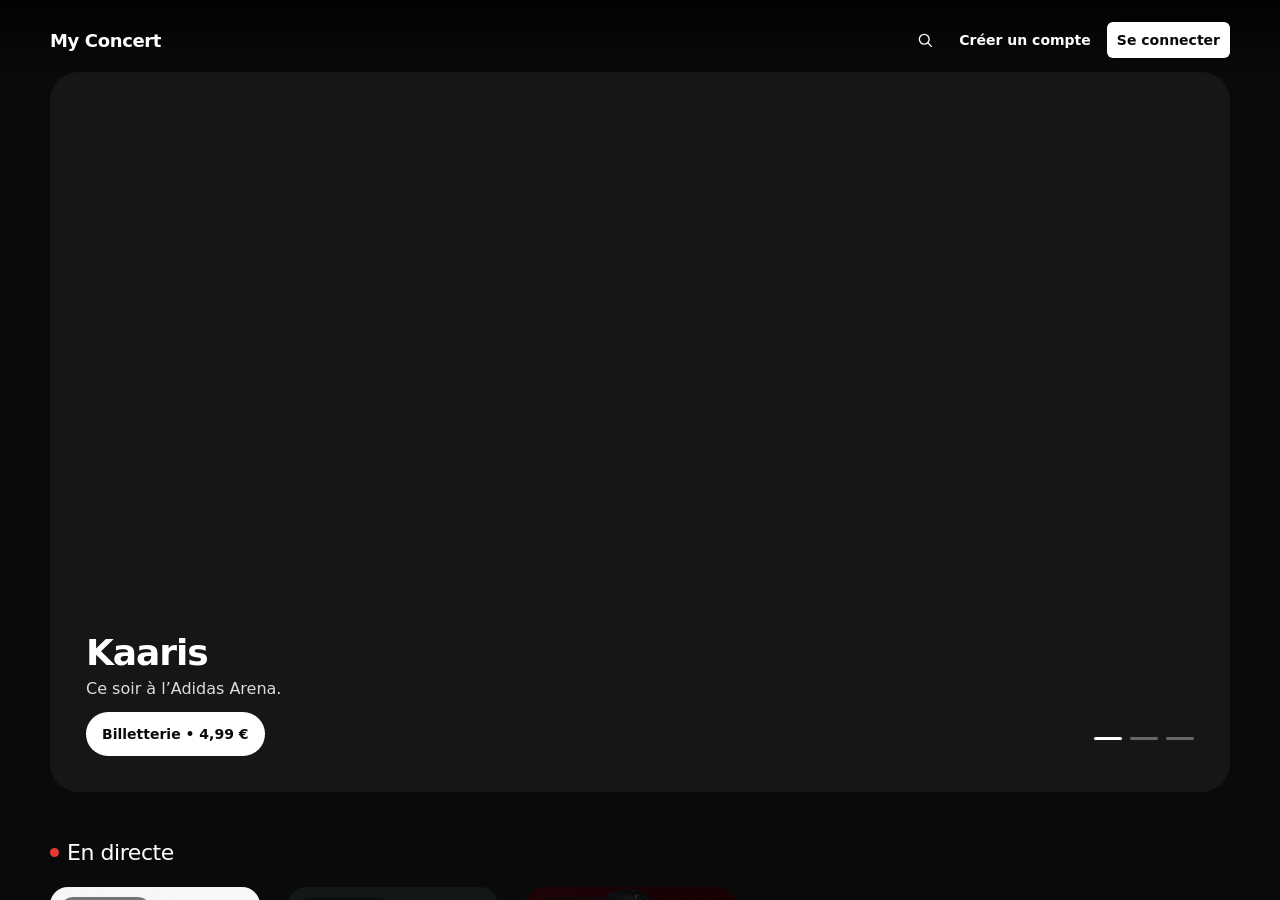
<file: index.html>
<!doctype html>
<html lang="fr">
  <head>
    <meta charset="UTF-8" />
    <meta name="viewport" content="width=device-width, initial-scale=1.0" />
    <meta http-equiv="refresh" content="0; url=page/accueil/accueil.html" />
    <title>My Concert</title>
    <script>
      window.location.replace('page/accueil/accueil.html')
    </script>
  </head>
  <body>
    <p><a href="page/accueil/accueil.html">Ouvrir My Concert</a></p>
  </body>
</html>
</file>
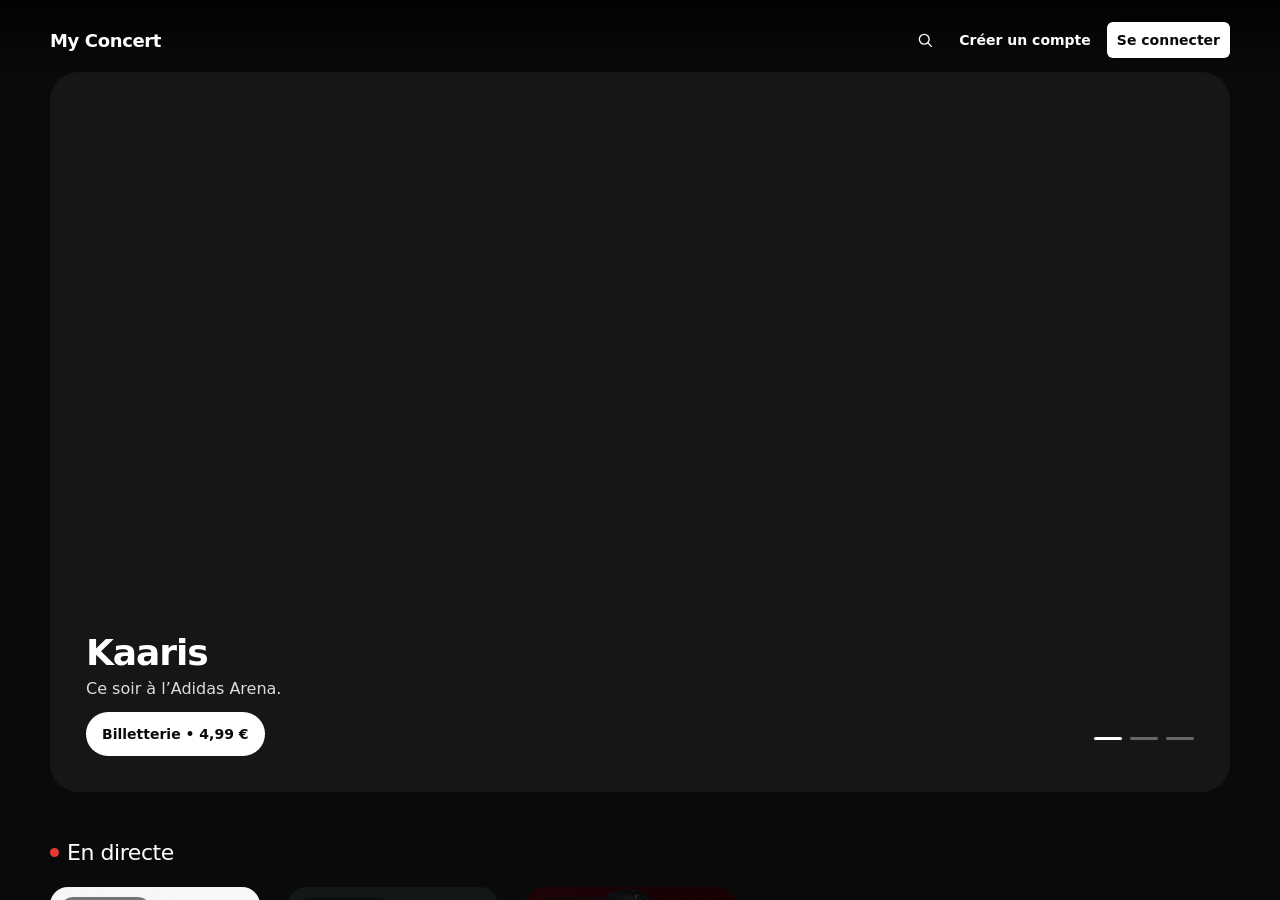
<file: page/accueil/accueil.html>
<!doctype html>
<html lang="fr">
  <head>
    <meta charset="UTF-8" />
    <meta name="viewport" content="width=device-width, initial-scale=1.0, maximum-scale=1.0" />
    <title>Accueil</title>
    <link rel="stylesheet" href="../../styles/theme.css" />
    <link rel="stylesheet" href="../../styles/mobile.css" />
    <link rel="stylesheet" href="../../componant/navbar/navbar.css" />
    <link rel="stylesheet" href="../../componant/post-concert/post-concert.css" />
    <link rel="stylesheet" href="../../componant/post-artiste/post-artiste.css" />
    <style>
      .accueil {
        padding-top: 0;
        padding-bottom: 40px;
      }

      .accueil__hero {
        position: relative;
        width: 100%;
        height: calc(100dvh - 170px);
        margin: 76px 0 0;
        border-radius: 24px;
        overflow: hidden;
        background: #161616;
      }

      .accueil__slides {
        position: absolute;
        inset: 0;
      }

      .accueil__slide {
        position: absolute;
        inset: 0;
        z-index: 0;
        pointer-events: none;
        transform: translate3d(100%, 0, 0);
        will-change: transform;
      }

      .accueil__slide.is-active {
        z-index: 1;
        pointer-events: auto;
        transform: translate3d(0, 0, 0);
      }

      @media (prefers-reduced-motion: reduce) {
        .accueil__slide {
          transition: none !important;
        }
      }

      .accueil__slide img,
      .accueil__slide video {
        display: block;
        width: 100%;
        height: 100%;
        object-fit: cover;
        object-position: center;
        pointer-events: none;
      }

      .accueil__slide-content {
        position: absolute;
        left: 28px;
        bottom: 28px;
        z-index: 2;
        display: flex;
        flex-direction: column;
        align-items: flex-start;
        gap: 8px;
        max-width: 460px;
      }

      .accueil__slide-artist {
        margin: 0;
        font-size: 28px;
        font-weight: 800;
        letter-spacing: -0.03em;
        line-height: 1;
        color: #fff;
      }

      .accueil__slide-text {
        margin: 0 0 6px;
        font-size: 16px;
        color: rgba(255, 255, 255, 0.85);
      }

      .accueil__slide-actions {
        display: flex;
        gap: 10px;
      }

      .accueil__slide-ticket {
        display: inline-flex;
        align-items: center;
        justify-content: center;
        gap: 8px;
        height: 44px;
        padding: 0 16px;
        border: none;
        border-radius: 999px;
        font: inherit;
        font-size: 14px;
        font-weight: 700;
        cursor: pointer;
        white-space: nowrap;
      }

      .accueil__slide-ticket {
        color: #0a0a0a;
        background: #fff;
      }

      .accueil__hero-zone {
        position: absolute;
        top: 0;
        bottom: 0;
        z-index: 3;
        display: flex;
        align-items: center;
        width: 140px;
      }

      .accueil__hero-zone--prev {
        left: 0;
        justify-content: flex-start;
        padding-left: 28px;
      }

      .accueil__hero-zone--next {
        right: 0;
        justify-content: flex-end;
        padding-right: 28px;
      }

      .accueil__hero-arrow {
        display: inline-flex;
        align-items: center;
        justify-content: center;
        width: 46px;
        height: 46px;
        border: none;
        border-radius: 50%;
        background: rgba(255, 255, 255, 0.28);
        color: #fff;
        border: 1px solid rgba(255, 255, 255, 0.4);
        backdrop-filter: blur(8px);
        cursor: pointer;
        opacity: 0;
        pointer-events: none;
        transition: opacity 0.2s ease;
      }

      .accueil__hero-zone:hover .accueil__hero-arrow {
        opacity: 1;
        pointer-events: auto;
      }

      .accueil__hero-arrow svg {
        width: 20px;
        height: 20px;
      }

      .accueil__hero-dots {
        position: absolute;
        right: 28px;
        bottom: 42px;
        z-index: 3;
        display: flex;
        gap: 8px;
      }

      .accueil__hero-dot {
        width: 28px;
        height: 3px;
        padding: 0;
        border: none;
        border-radius: 999px;
        background: rgba(255, 255, 255, 0.35);
        cursor: pointer;
      }

      .accueil__hero-dot.is-active {
        background: #fff;
      }

      .accueil__rubriques {
        display: flex;
        flex-direction: column;
        gap: 48px;
        margin-top: 48px;
      }

      @media (min-width: 900px) {
        .accueil__hero {
          width: 100%;
          height: calc(100dvh - 180px);
          margin: 72px 0 0;
          border-radius: 28px;
        }

        .accueil__slide-content {
          left: 36px;
          bottom: 36px;
        }

        .accueil__slide-artist {
          font-size: 36px;
        }

        .accueil__hero-dots {
          right: 36px;
          bottom: 52px;
        }
      }

      @media (max-width: 899px) {
        .accueil__hero-zone {
          display: none;
        }
      }

      .accueil__rubrique {
        display: flex;
        flex-direction: column;
        gap: 22px;
      }

      .accueil__rubrique-title {
        margin: 0;
        font-size: 22px;
        font-weight: 400;
        letter-spacing: -0.02em;
        text-align: left;
      }

      .accueil__rubrique-title--live {
        display: flex;
        align-items: center;
        gap: 8px;
      }

      .accueil__rubrique-title--live::before {
        content: "";
        width: 9px;
        height: 9px;
        border-radius: 50%;
        background: #e53935;
        flex-shrink: 0;
      }

      .accueil__prochain-head {
        display: flex;
        align-items: center;
        justify-content: space-between;
        gap: 16px;
      }

      .accueil__week {
        position: relative;
        flex-shrink: 0;
      }

      .accueil__week-btn {
        display: inline-flex;
        align-items: center;
        gap: 6px;
        height: 32px;
        padding: 0;
        border: none;
        background: transparent;
        color: rgba(255, 255, 255, 0.78);
        font: inherit;
        font-size: 14px;
        cursor: pointer;
      }

      .accueil__week-btn svg {
        width: 16px;
        height: 16px;
      }

      .accueil__week-panel {
        position: absolute;
        top: calc(100% + 8px);
        right: 0;
        z-index: 6;
        width: 190px;
        max-height: 280px;
        overflow: auto;
        padding: 10px;
        border-radius: 14px;
        background: #1c1c1c;
        box-shadow: 0 12px 30px rgba(0, 0, 0, 0.45);
      }

      .accueil__week-panel[hidden] {
        display: none;
      }

      .accueil__week-year {
        display: flex;
        align-items: center;
        justify-content: space-between;
        margin-bottom: 6px;
        font-size: 14px;
        font-weight: 700;
      }

      .accueil__week-year button {
        width: 28px;
        height: 28px;
        border: none;
        border-radius: 8px;
        background: transparent;
        color: #fff;
        font: inherit;
        font-size: 18px;
        cursor: pointer;
      }

      .accueil__week-list {
        display: flex;
        flex-direction: column;
        gap: 2px;
      }

      .accueil__week-option {
        width: 100%;
        padding: 8px 10px;
        border: none;
        border-radius: 8px;
        background: transparent;
        color: rgba(255, 255, 255, 0.82);
        font: inherit;
        font-size: 14px;
        text-align: left;
        cursor: pointer;
      }

      .accueil__week-option.is-active,
      .accueil__week-option:hover {
        background: rgba(255, 255, 255, 0.1);
        color: #fff;
      }

      .accueil__schedule {
        display: flex;
        flex-direction: column;
      }

      .accueil__slot {
        --slot-line: 78px;
        position: relative;
        display: grid;
        grid-template-columns: 64px 48px 40px minmax(0, 1fr) auto;
        align-items: center;
        gap: 14px;
        padding: 16px 0;
        border-bottom: 1px solid rgba(255, 255, 255, 0.12);
      }

      .accueil__slot--continued {
        border-bottom-color: transparent;
      }

      .accueil__slot--continued::after {
        content: "";
        position: absolute;
        left: var(--slot-line);
        right: 0;
        bottom: 0;
        height: 1px;
        background: rgba(255, 255, 255, 0.12);
      }

      .accueil__slot-date {
        display: flex;
        flex-direction: column;
        gap: 2px;
        min-height: 42px;
      }

      .accueil__slot-date strong {
        font-size: 28px;
        font-weight: 500;
        letter-spacing: -0.03em;
        line-height: 1;
      }

      .accueil__slot-date span,
      .accueil__slot-time,
      .accueil__slot-info span {
        font-size: 12px;
        color: rgba(255, 255, 255, 0.55);
      }

      .accueil__slot-time {
        font-size: 14px;
      }

      .accueil__slot-thumb {
        display: block;
        width: 40px;
        height: 40px;
        border-radius: 8px;
        object-fit: cover;
        background: #2a2a2a;
      }

      .accueil__slot-info {
        min-width: 0;
        display: flex;
        flex-direction: column;
        gap: 2px;
      }

      .accueil__slot-info strong {
        font-size: 15px;
        font-weight: 700;
      }

      .accueil__slot-btn {
        height: 32px;
        padding: 0 14px;
        border: none;
        border-radius: 999px;
        background: #3a3a3a;
        color: rgba(255, 255, 255, 0.88);
        font: inherit;
        font-size: 13px;
        font-weight: 600;
        cursor: pointer;
        white-space: nowrap;
      }

      .accueil__schedule-empty {
        margin: 0;
        padding: 8px 0 4px;
        font-size: 14px;
        color: rgba(255, 255, 255, 0.55);
      }

      @media (max-width: 899px) {
        .accueil__slot {
          --slot-line: 62px;
          grid-template-columns: 52px 42px 36px minmax(0, 1fr) auto;
          gap: 10px;
        }

        .accueil__slot-date strong {
          font-size: 24px;
        }
      }

      .accueil__rail {
        display: flex;
        gap: 28px;
        width: calc(100% + 50px);
        margin-right: -50px;
        overflow-x: auto;
        overscroll-behavior-x: contain;
        touch-action: pan-x pan-y;
        padding-bottom: 4px;
        scrollbar-width: none;
      }

      .accueil__rail::-webkit-scrollbar {
        display: none;
      }

      .accueil__rail .post-concert {
        flex: 0 0 210px;
        width: 210px;
      }

      @media (max-width: 899px) {
        .accueil__rail {
          width: calc(100% + 32px);
          margin-left: -16px;
          margin-right: -16px;
          padding-left: 16px;
        }
      }

      @media (min-width: 900px) {
        .accueil__rail {
          width: calc(100% + 100px);
          margin-left: -50px;
          padding-left: 50px;
        }
      }

      .accueil__artistes .post-artiste {
        width: 96px;
      }

      .accueil__artistes .post-artiste__avatar {
        width: 88px;
        height: 88px;
      }

      .accueil__artistes .post-artiste__name {
        font-size: 13px;
      }
    </style>
  </head>
  <body>
    <div class="app-shell" id="app">
      <main class="accueil" id="accueil">
        <div class="accueil__hero" id="hero">
          <div class="accueil__slides" id="hero-slides"></div>
          <div class="accueil__hero-zone accueil__hero-zone--prev">
            <button type="button" class="accueil__hero-arrow" id="hero-prev" aria-label="Page précédente">
              <svg viewBox="0 0 24 24" fill="none" aria-hidden="true">
                <path d="m15 5-7 7 7 7" stroke="currentColor" stroke-width="2.2" stroke-linecap="round" stroke-linejoin="round" />
              </svg>
            </button>
          </div>
          <div class="accueil__hero-zone accueil__hero-zone--next">
            <button type="button" class="accueil__hero-arrow" id="hero-next" aria-label="Page suivante">
              <svg viewBox="0 0 24 24" fill="none" aria-hidden="true">
                <path d="m9 5 7 7-7 7" stroke="currentColor" stroke-width="2.2" stroke-linecap="round" stroke-linejoin="round" />
              </svg>
            </button>
          </div>
          <div class="accueil__hero-dots" id="hero-dots"></div>
        </div>

        <div class="accueil__rubriques">
          <section class="accueil__rubrique" aria-labelledby="title-live">
            <h2 class="accueil__rubrique-title accueil__rubrique-title--live" id="title-live">En directe</h2>
            <div class="accueil__rail" id="rail-live"></div>
          </section>

          <section class="accueil__rubrique" aria-labelledby="title-attendus">
            <h2 class="accueil__rubrique-title" id="title-attendus">A ne pas rater</h2>
            <div class="accueil__rail" id="rail-attendus"></div>
          </section>

          <section class="accueil__rubrique" aria-labelledby="title-prochainement">
            <div class="accueil__prochain-head">
              <h2 class="accueil__rubrique-title" id="title-prochainement">Prochainement</h2>
              <div class="accueil__week">
                <button type="button" class="accueil__week-btn" id="week-btn" aria-expanded="false" aria-haspopup="listbox">
                  <span id="week-label">Semaine</span>
                  <svg viewBox="0 0 24 24" fill="none" aria-hidden="true"><path d="m6 9 6 6 6-6" stroke="currentColor" stroke-width="1.8" stroke-linecap="round" stroke-linejoin="round"/></svg>
                </button>
                <div class="accueil__week-panel" id="week-panel" hidden>
                  <div class="accueil__week-year">
                    <button type="button" id="year-prev" aria-label="Année précédente">‹</button>
                    <span id="year-label"></span>
                    <button type="button" id="year-next" aria-label="Année suivante">›</button>
                  </div>
                  <div class="accueil__week-list" id="week-list" role="listbox" aria-label="Semaines"></div>
                </div>
              </div>
            </div>
            <div class="accueil__schedule" id="schedule"></div>
          </section>

          <section class="accueil__rubrique" aria-labelledby="title-artistes">
            <h2 class="accueil__rubrique-title" id="title-artistes">Artistes à ne pas louper</h2>
            <div class="accueil__rail accueil__artistes" id="rail-artistes"></div>
          </section>

          <section class="accueil__rubrique" aria-labelledby="title-replay">
            <h2 class="accueil__rubrique-title" id="title-replay">Replay</h2>
            <div class="accueil__rail" id="rail-replay"></div>
          </section>
        </div>
      </main>
    </div>

    <script type="module">
      import { mountNavbar } from '../../componant/navbar/navbar.js'
      import { renderHero, renderHome } from './accueil.js'
      import { posts } from '../../data/posts.js'

      mountNavbar('#app', { brand: 'My Concert', active: 'accueil' })
      renderHero()
      renderHome(posts)
    </script>
  </body>
</html>
</file>
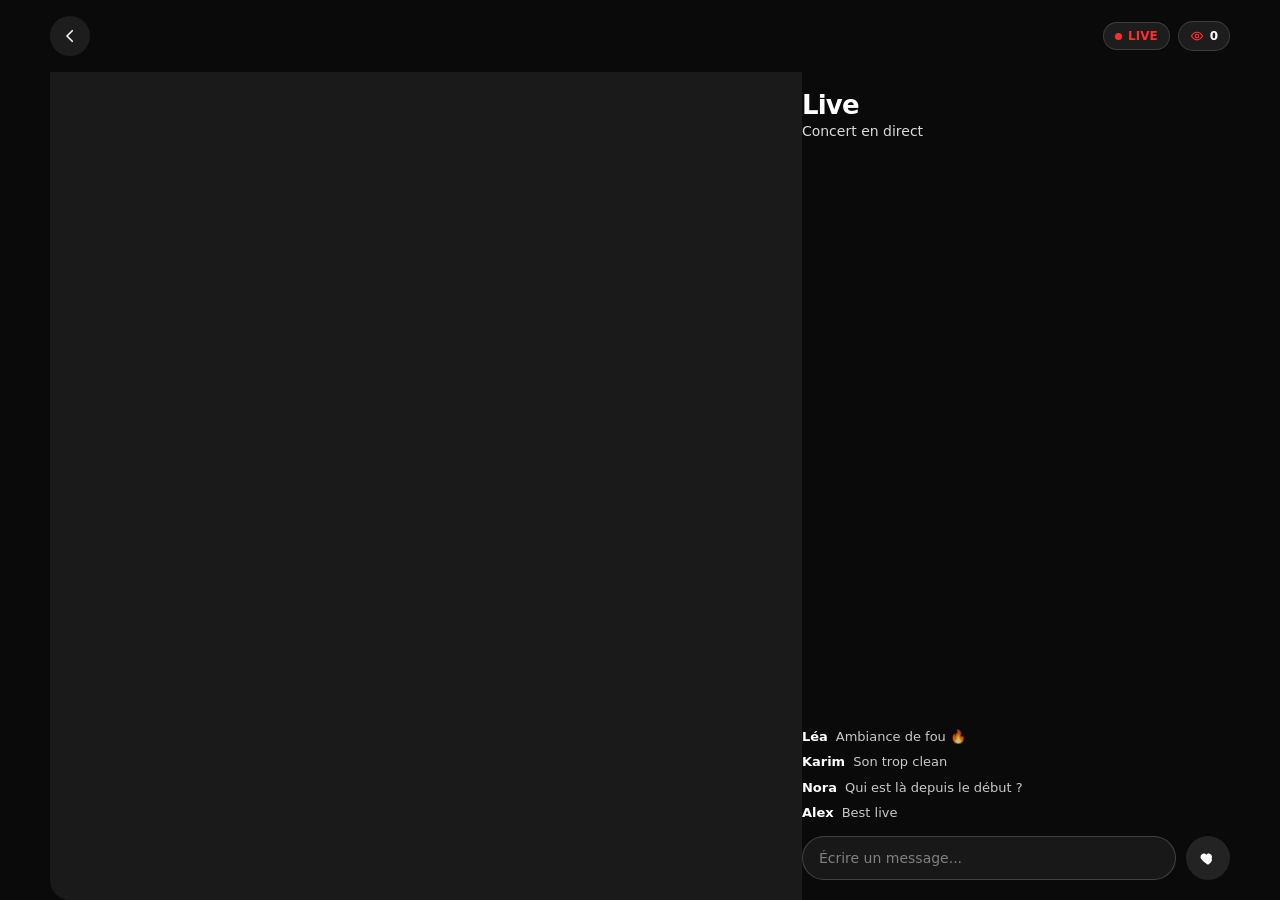
<file: page/live/live.html>
<!doctype html>
<html lang="fr">
  <head>
    <meta charset="UTF-8" />
    <meta name="viewport" content="width=device-width, initial-scale=1.0, maximum-scale=1.0" />
    <title>Live</title>
    <link rel="stylesheet" href="../../styles/theme.css" />
    <link rel="stylesheet" href="../../styles/mobile.css" />
    <link rel="stylesheet" href="./live.css" />
  </head>
  <body>
    <div class="app-shell" id="app">
      <main class="live-page">
        <div class="live-page__top">
          <button type="button" class="live-page__back" aria-label="Retour">
            <svg viewBox="0 0 24 24" fill="none" aria-hidden="true">
              <path d="M15 5 8 12l7 7" stroke="currentColor" stroke-width="2.2" stroke-linecap="round" stroke-linejoin="round" />
            </svg>
          </button>

          <div class="live-page__meta">
            <span class="live-page__badge live-page__badge--live">
              <span class="dot" aria-hidden="true"></span>
              LIVE
            </span>
            <span class="live-page__badge live-page__badge--views">
              <svg viewBox="0 0 24 24" fill="none" aria-hidden="true">
                <path d="M2.5 12s3.5-6.5 9.5-6.5S21.5 12 21.5 12s-3.5 6.5-9.5 6.5S2.5 12 2.5 12Z" stroke="currentColor" stroke-width="2" />
                <circle cx="12" cy="12" r="3" stroke="currentColor" stroke-width="2" />
              </svg>
              <span data-live-views>0</span>
            </span>
          </div>
        </div>

        <div class="live-page__player">
          <div class="live-page__stage" aria-hidden="true"></div>
        </div>

        <div class="live-page__bottom">
          <div class="live-page__info">
            <h1 class="live-page__artist">Live</h1>
            <p class="live-page__subtitle">Concert en direct</p>
          </div>

          <div class="live-page__chat" aria-label="Messages du live"></div>

          <div class="live-page__actions">
            <input class="live-page__input" type="text" placeholder="Écrire un message..." />
            <button type="button" class="live-page__react" aria-label="Réagir">
              <svg viewBox="0 0 24 24" fill="currentColor" aria-hidden="true">
                <path d="M12 21s-7.2-4.4-9.4-8.3C1.2 10.1 2.4 7 5.2 6.2c1.8-.5 3.5.2 4.5 1.5C10.7 6.4 12.4 5.7 14.2 6.2c2.8.8 4 3.9 2.6 6.5C19.2 16.6 12 21 12 21Z" />
              </svg>
            </button>
          </div>
        </div>
      </main>
    </div>

    <script type="module">
      import { initLivePage } from './live.js'
      initLivePage()
    </script>
  </body>
</html>
</file>
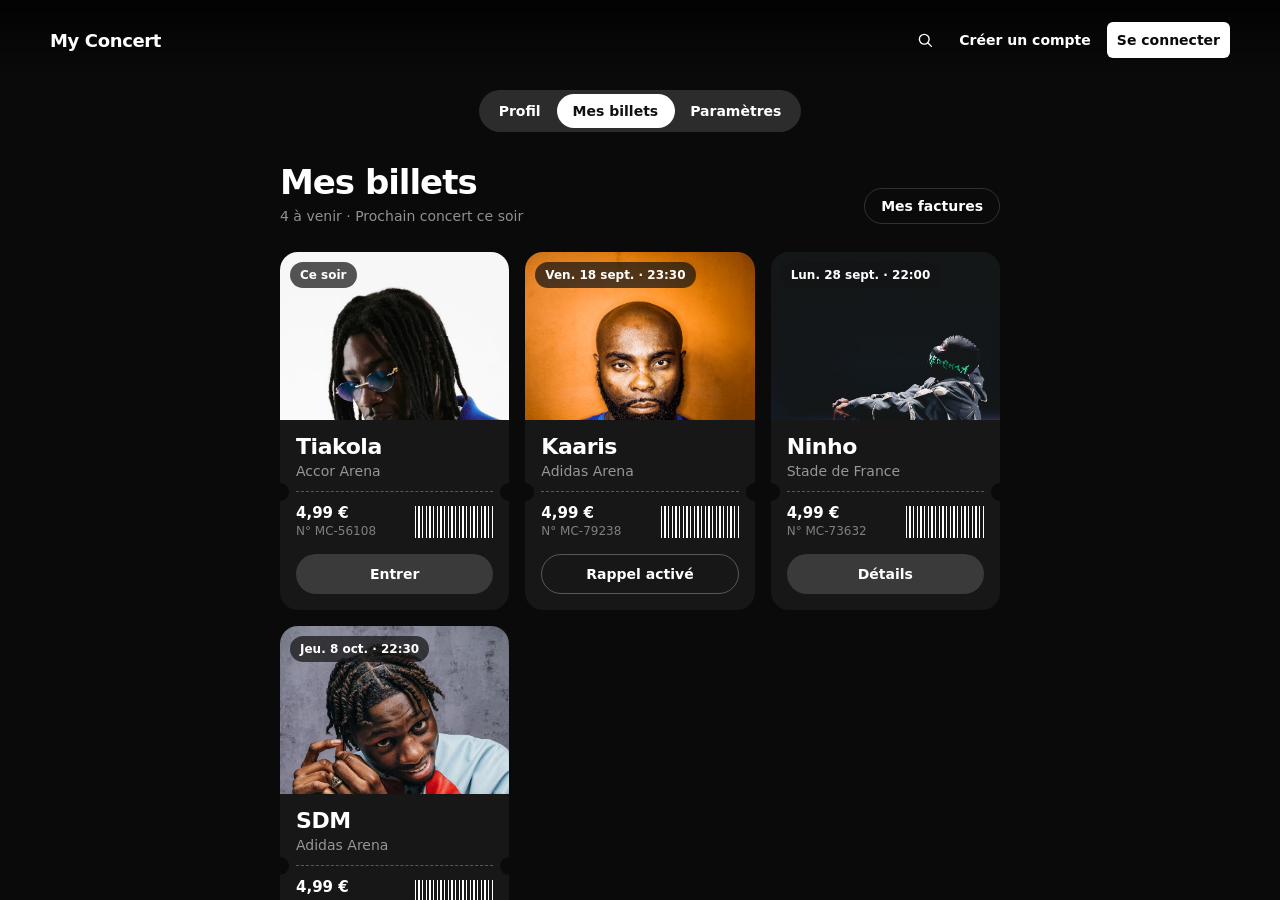
<file: page/mes-billets/mes-billets.html>
<!doctype html>
<html lang="fr">
  <head>
    <meta charset="UTF-8" />
    <meta http-equiv="refresh" content="0; url=../profil/profil.html#billets" />
    <title>Mes billets</title>
    <script>location.replace('../profil/profil.html#billets')</script>
  </head>
  <body></body>
</html>
</file>
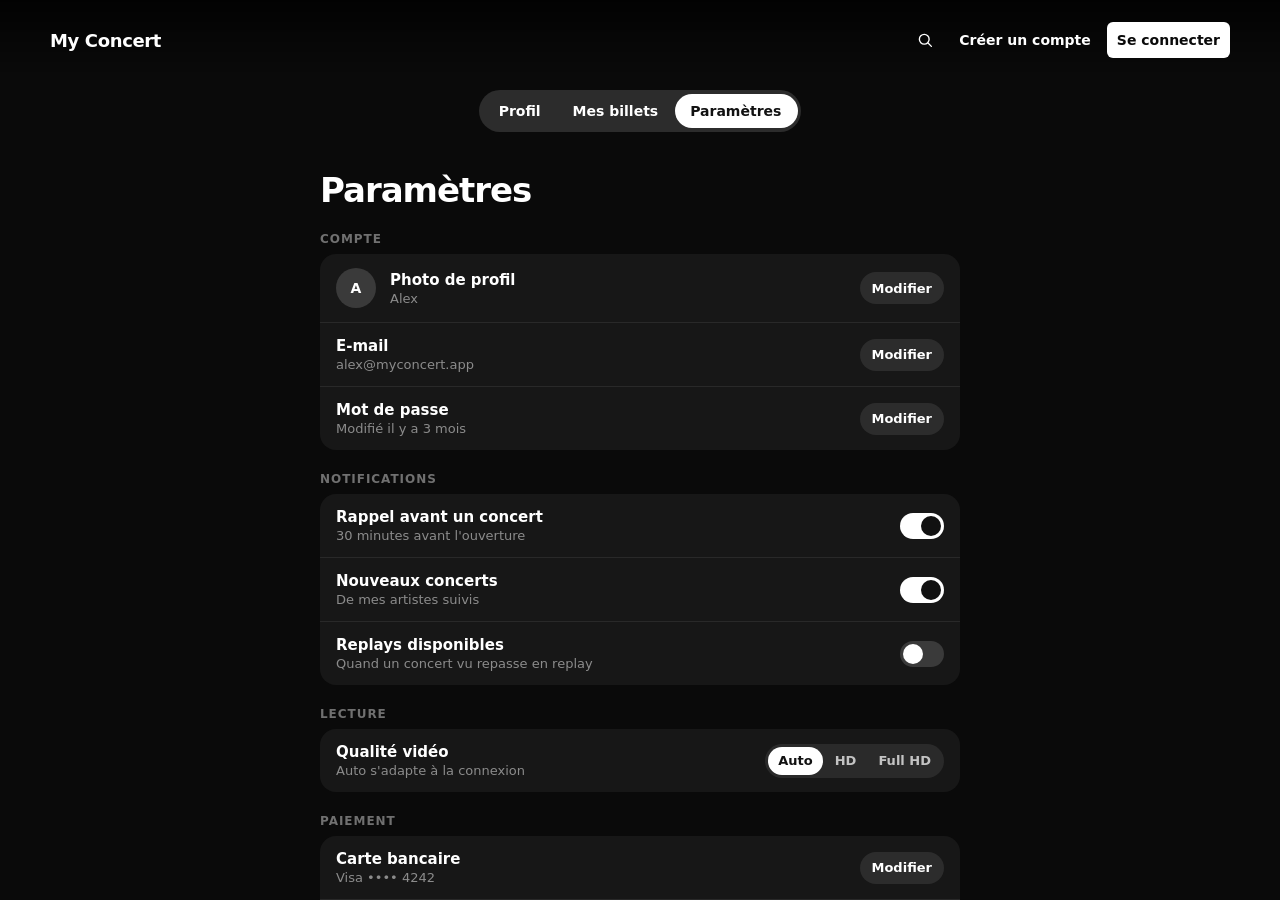
<file: page/parametres/parametres.html>
<!doctype html>
<html lang="fr">
  <head>
    <meta charset="UTF-8" />
    <meta http-equiv="refresh" content="0; url=../profil/profil.html#parametres" />
    <title>Paramètres</title>
    <script>location.replace('../profil/profil.html#parametres')</script>
  </head>
  <body></body>
</html>
</file>
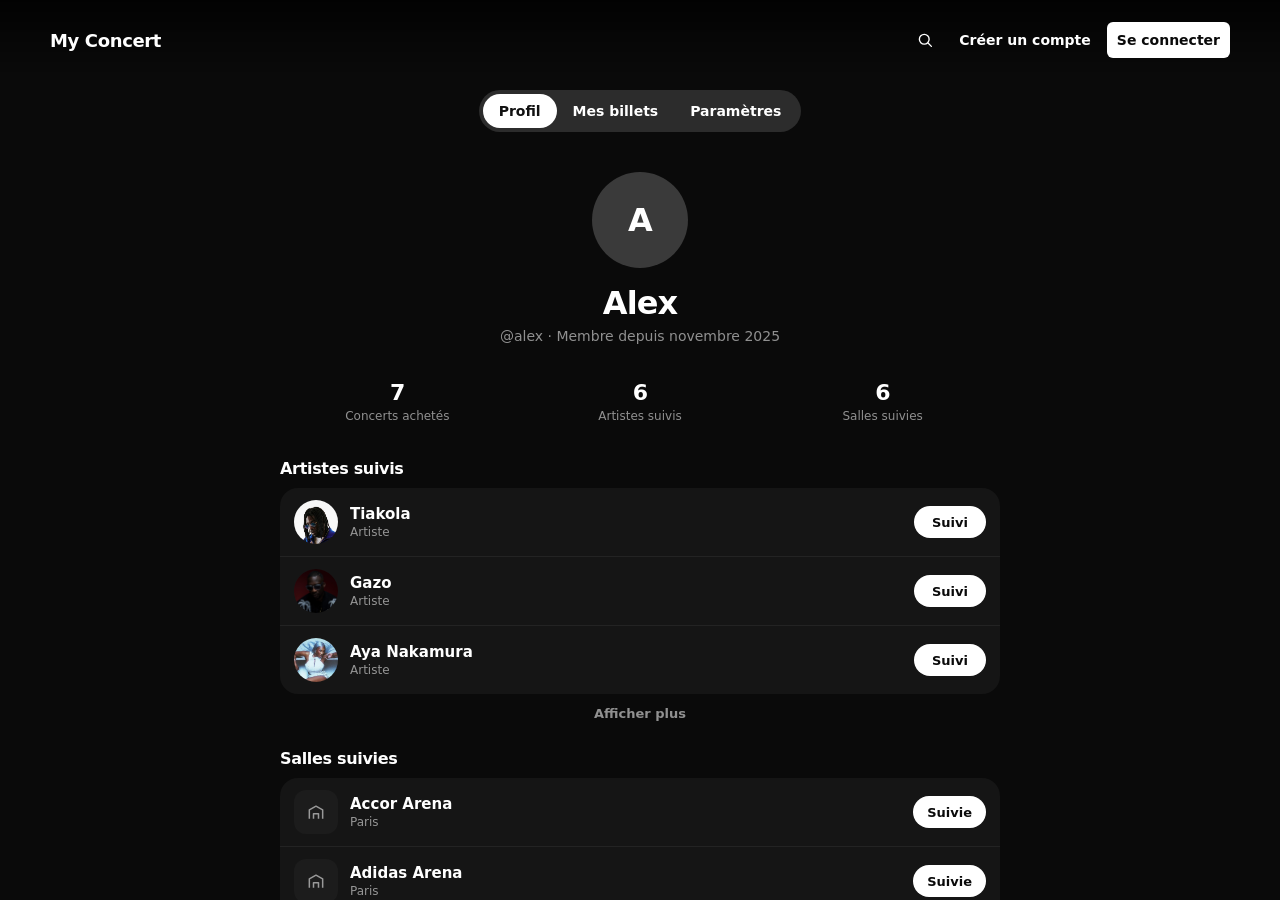
<file: page/profil/profil.html>
<!doctype html>
<html lang="fr">
  <head>
    <meta charset="UTF-8" />
    <meta name="viewport" content="width=device-width, initial-scale=1.0, maximum-scale=1.0" />
    <title>Profil</title>
    <link rel="stylesheet" href="../../styles/theme.css" />
    <link rel="stylesheet" href="../../styles/mobile.css" />
    <link rel="stylesheet" href="../../componant/navbar/navbar.css" />
    <link rel="stylesheet" href="./profil.css" />
    <link rel="stylesheet" href="../mes-billets/mes-billets.css" />
    <link rel="stylesheet" href="../parametres/parametres.css" />
    <link rel="stylesheet" href="./compte.css" />
    <script>
      (function () {
        var view = location.hash.replace('#', '')
        if (view === 'billets' || view === 'parametres') document.documentElement.dataset.compte = view
      })()
    </script>
  </head>
  <body>
    <div class="app-shell" id="app">
      <main class="compte">
        <nav class="compte__switch" aria-label="Espace personnel">
          <span class="compte__pill" aria-hidden="true"></span>
          <button type="button" data-compte="profil" class="is-active" aria-current="page">Profil</button>
          <button type="button" data-compte="billets">Mes billets</button>
          <button type="button" data-compte="parametres">Paramètres</button>
        </nav>

        <div class="compte__view is-active" data-compte-view="profil">
          <div class="profil" id="profil-root">
            <section class="profil__panel is-active" data-panel="home">
              <header class="profil__header">
                <div class="profil__avatar" id="profil-avatar">
                  <img id="profil-avatar-img" alt="" hidden />
                  <span id="profil-avatar-fallback">A</span>
                </div>
                <div class="profil__identity">
                  <h1 class="profil__name" id="profil-name">Alex</h1>
                  <p class="profil__meta-line" id="profil-meta">@alex · Membre depuis novembre 2025</p>
                </div>
              </header>

              <section class="profil__stats" aria-label="Statistiques">
                <button type="button" class="profil__stat" data-stat="billets">
                  <strong id="stat-billets">0</strong>
                  <span>Concerts achetés</span>
                </button>
                <button type="button" class="profil__stat" data-stat="artistes">
                  <strong id="stat-artistes">0</strong>
                  <span>Artistes suivis</span>
                </button>
                <button type="button" class="profil__stat" data-stat="salles">
                  <strong id="stat-salles">0</strong>
                  <span>Salles suivies</span>
                </button>
              </section>

              <section class="profil__section" aria-labelledby="title-artistes">
                <h2 class="profil__section-title" id="title-artistes">Artistes suivis</h2>
                <div class="profil__list" id="list-artistes"></div>
                <button type="button" class="profil__more" data-open="artistes">Afficher plus</button>
              </section>

              <section class="profil__section" aria-labelledby="title-salles">
                <h2 class="profil__section-title" id="title-salles">Salles suivies</h2>
                <div class="profil__list" id="list-salles"></div>
                <button type="button" class="profil__more" data-open="salles">Afficher plus</button>
              </section>
            </section>

            <section class="profil__panel" data-panel="artistes">
              <button type="button" class="profil__back" data-back>
                <svg viewBox="0 0 24 24" fill="none"><path d="M15 5 8 12l7 7" stroke="currentColor" stroke-width="2.2" stroke-linecap="round" stroke-linejoin="round"/></svg>
                Retour
              </button>
              <h1 class="profil__panel-title">Artistes suivis</h1>
              <div class="profil__list" id="list-artistes-full"></div>
            </section>

            <div class="profil__dialog" id="follow-dialog" hidden>
              <div class="profil__dialog-backdrop" data-follow-close></div>
              <div class="profil__sheet" role="dialog" aria-modal="true" aria-labelledby="follow-dialog-title">
                <header class="profil__sheet-head">
                  <h2 id="follow-dialog-title"></h2>
                  <button type="button" class="profil__sheet-close" data-follow-close aria-label="Fermer">
                    <svg viewBox="0 0 24 24" fill="none"><path d="M6 6l12 12M18 6 6 18" stroke="currentColor" stroke-width="2" stroke-linecap="round"/></svg>
                  </button>
                </header>
                <div class="profil__list" id="follow-dialog-list"></div>
              </div>
            </div>

            <section class="profil__panel" data-panel="salles">
              <button type="button" class="profil__back" data-back>
                <svg viewBox="0 0 24 24" fill="none"><path d="M15 5 8 12l7 7" stroke="currentColor" stroke-width="2.2" stroke-linecap="round" stroke-linejoin="round"/></svg>
                Retour
              </button>
              <h1 class="profil__panel-title">Salles suivies</h1>
              <div class="profil__list" id="list-salles-full"></div>
            </section>
          </div>
        </div>

        <div class="compte__view" data-compte-view="billets">
          <div class="mes-billets">
            <header class="mes-billets__head">
              <div>
                <h1 class="mes-billets__title">Mes billets</h1>
                <p class="mes-billets__summary" id="billets-summary"></p>
              </div>
              <button type="button" class="mes-billets__invoices">Mes factures</button>
            </header>
            <div class="mes-billets__upcoming" id="billets-upcoming"></div>
            <section class="mes-billets__past-block" id="billets-past-block">
              <h2 class="mes-billets__past-title">Passés</h2>
              <div class="mes-billets__past" id="billets-past"></div>
            </section>
          </div>
        </div>

        <div class="compte__view" data-compte-view="parametres">
          <div class="parametres">
            <h1 class="parametres__title">Paramètres</h1>

            <section class="parametres__block" aria-labelledby="title-compte">
              <h2 class="parametres__label" id="title-compte">Compte</h2>
              <div class="parametres__card">
                <div class="parametres__row">
                  <div class="parametres__avatar" id="profile-avatar" aria-hidden="true">
                    <img id="profile-avatar-img" alt="" hidden />
                    <span id="profile-avatar-fallback">A</span>
                  </div>
                  <div class="parametres__grow">
                    <strong>Photo de profil</strong>
                    <span class="parametres__sub" id="profile-name">Alex</span>
                  </div>
                  <input type="file" id="profile-photo-input" accept="image/*" hidden />
                  <button type="button" class="parametres__mini" id="btn-profile-photo">Modifier</button>
                </div>
                <div class="parametres__row" id="email-row">
                  <div class="parametres__grow">
                    <strong>E-mail</strong>
                    <span class="parametres__sub" id="email-label">alex@myconcert.app</span>
                    <input class="parametres__inline-field" id="email" type="email" value="alex@myconcert.app" />
                  </div>
                  <button type="button" class="parametres__mini" id="btn-email" data-mode="edit">Modifier</button>
                </div>
                <div class="parametres__row" id="password-row">
                  <div class="parametres__grow">
                    <strong>Mot de passe</strong>
                    <span class="parametres__sub" id="password-label">Modifié il y a 3 mois</span>
                    <input class="parametres__inline-field" id="password" type="password" placeholder="Nouveau mot de passe" autocomplete="new-password" />
                  </div>
                  <button type="button" class="parametres__mini" id="btn-password" data-mode="edit">Modifier</button>
                </div>
              </div>
            </section>

            <section class="parametres__block" aria-labelledby="title-notifs">
              <h2 class="parametres__label" id="title-notifs">Notifications</h2>
              <div class="parametres__card">
                <label class="parametres__row">
                  <span class="parametres__grow">
                    <strong>Rappel avant un concert</strong>
                    <span class="parametres__sub">30 minutes avant l'ouverture</span>
                  </span>
                  <span class="parametres__toggle">
                    <input type="checkbox" data-setting="reminder" checked />
                    <i></i>
                  </span>
                </label>
                <label class="parametres__row">
                  <span class="parametres__grow">
                    <strong>Nouveaux concerts</strong>
                    <span class="parametres__sub">De mes artistes suivis</span>
                  </span>
                  <span class="parametres__toggle">
                    <input type="checkbox" data-setting="newShows" checked />
                    <i></i>
                  </span>
                </label>
                <label class="parametres__row">
                  <span class="parametres__grow">
                    <strong>Replays disponibles</strong>
                    <span class="parametres__sub">Quand un concert vu repasse en replay</span>
                  </span>
                  <span class="parametres__toggle">
                    <input type="checkbox" data-setting="replays" />
                    <i></i>
                  </span>
                </label>
              </div>
            </section>

            <section class="parametres__block" aria-labelledby="title-lecture">
              <h2 class="parametres__label" id="title-lecture">Lecture</h2>
              <div class="parametres__card">
                <div class="parametres__row">
                  <span class="parametres__grow">
                    <strong>Qualité vidéo</strong>
                    <span class="parametres__sub">Auto s'adapte à la connexion</span>
                  </span>
                  <div class="parametres__quality" role="radiogroup" aria-label="Qualité vidéo">
                    <button type="button" data-quality="auto" class="is-active">Auto</button>
                    <button type="button" data-quality="hd">HD</button>
                    <button type="button" data-quality="full">Full HD</button>
                  </div>
                </div>
              </div>
            </section>

            <section class="parametres__block" aria-labelledby="title-paiement">
              <h2 class="parametres__label" id="title-paiement">Paiement</h2>
              <div class="parametres__card">
                <div class="parametres__row">
                  <span class="parametres__grow">
                    <strong>Carte bancaire</strong>
                    <span class="parametres__sub">Visa •••• 4242</span>
                  </span>
                  <button type="button" class="parametres__mini">Modifier</button>
                </div>
                <div class="parametres__row">
                  <span class="parametres__grow">
                    <strong>Factures</strong>
                    <span class="parametres__sub">Tous tes achats de billets</span>
                  </span>
                  <button type="button" class="parametres__mini">Télécharger</button>
                </div>
              </div>
            </section>

            <div class="parametres__footer">
              <button type="button" class="parametres__logout" id="btn-logout">Se déconnecter</button>
              <button type="button" class="parametres__delete" id="btn-delete">Supprimer mon compte</button>
            </div>
          </div>

          <div class="parametres__dialog" id="logout-dialog" hidden>
            <div class="parametres__dialog-backdrop" data-logout-cancel></div>
            <div class="parametres__dialog-card" role="dialog" aria-modal="true" aria-labelledby="logout-title">
              <h2 class="parametres__dialog-title" id="logout-title">Se déconnecter ?</h2>
              <p class="parametres__dialog-text">Tu vas quitter ton compte. Tu pourras te reconnecter à tout moment.</p>
              <div class="parametres__dialog-actions">
                <button type="button" class="parametres__btn parametres__btn--ghost" data-logout-cancel>Annuler</button>
                <button type="button" class="parametres__btn parametres__btn--primary" id="btn-logout-confirm">Se déconnecter</button>
              </div>
            </div>
          </div>

          <div class="parametres__dialog" id="delete-dialog" hidden>
            <div class="parametres__dialog-backdrop" data-delete-cancel></div>
            <div class="parametres__dialog-card" role="dialog" aria-modal="true" aria-labelledby="delete-title">
              <h2 class="parametres__dialog-title" id="delete-title">Supprimer mon compte ?</h2>
              <p class="parametres__dialog-text">Ton profil local sera effacé sur cet appareil.</p>
              <div class="parametres__dialog-actions">
                <button type="button" class="parametres__btn parametres__btn--ghost" data-delete-cancel>Annuler</button>
                <button type="button" class="parametres__btn parametres__btn--primary" id="btn-delete-confirm">Supprimer</button>
              </div>
            </div>
          </div>
        </div>
      </main>
    </div>

    <script type="module">
      import { mountNavbar } from '../../componant/navbar/navbar.js'
      import { initProfil } from './profil.js?v=stats'
      import { initCompte } from './compte.js'
      import { initMesBillets } from '../mes-billets/mes-billets.js?v=2'
      import { initParametres } from '../parametres/parametres.js?v=2'
      import { posts } from '../../data/posts.js'
      import { followedArtists, followedSalles } from '../../data/follows.js'

      mountNavbar('#app', { brand: 'My Concert', active: 'profil' })
      initProfil({ posts, followedArtists, followedSalles })
      initMesBillets(posts)
      initParametres()
      initCompte()
    </script>
  </body>
</html>
</file>
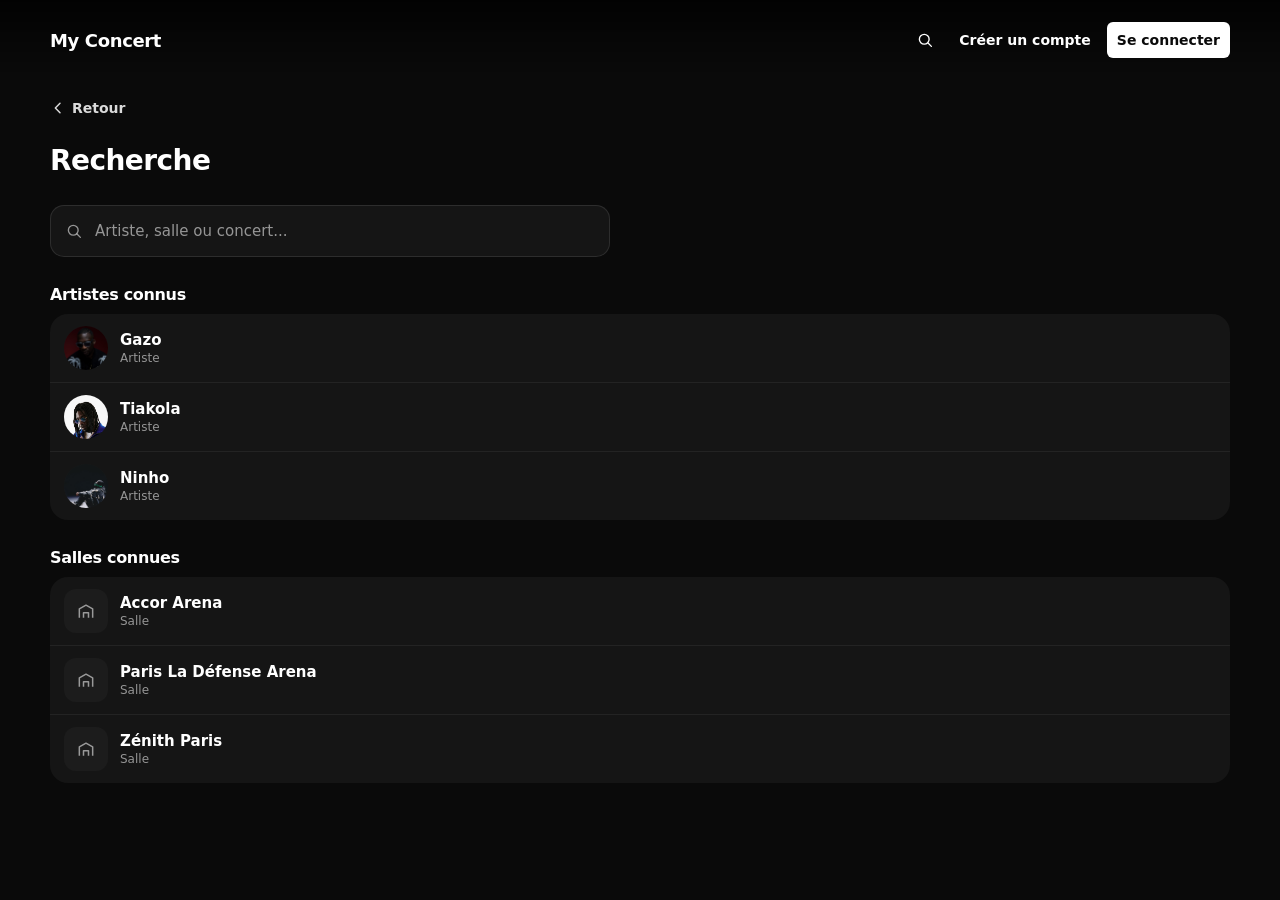
<file: page/recherche/recherche.html>
<!doctype html>
<html lang="fr">
  <head>
    <meta charset="UTF-8" />
    <meta name="viewport" content="width=device-width, initial-scale=1.0, maximum-scale=1.0" />
    <title>Recherche</title>
    <link rel="stylesheet" href="../../styles/theme.css" />
    <link rel="stylesheet" href="../../styles/mobile.css" />
    <link rel="stylesheet" href="../../componant/navbar/navbar.css" />
    <link rel="stylesheet" href="./recherche.css" />
  </head>
  <body>
    <div class="app-shell" id="app">
      <main class="recherche">
        <a class="recherche__back" href="../profil/profil.html">
          <svg viewBox="0 0 24 24" fill="none" aria-hidden="true"><path d="M15 5 8 12l7 7" stroke="currentColor" stroke-width="2.2" stroke-linecap="round" stroke-linejoin="round"/></svg>
          Retour
        </a>
        <h1 class="recherche__title">Recherche</h1>

        <label class="recherche__bar" for="search-input">
          <svg viewBox="0 0 24 24" fill="none" aria-hidden="true">
            <circle cx="11" cy="11" r="6.5" stroke="currentColor" stroke-width="1.8" />
            <path d="m16 16 4.5 4.5" stroke="currentColor" stroke-width="1.8" stroke-linecap="round" />
          </svg>
          <input
            id="search-input"
            class="recherche__input"
            type="search"
            placeholder="Artiste, salle ou concert..."
            autocomplete="off"
          />
        </label>

        <p class="recherche__empty" id="search-empty" hidden>Aucun résultat</p>

        <section class="recherche__section" id="section-artistes" aria-labelledby="title-artistes">
          <h2 class="recherche__section-title" id="title-artistes">Artistes connus</h2>
          <div class="recherche__list" id="list-artistes"></div>
        </section>

        <section class="recherche__section" id="section-salles" aria-labelledby="title-salles">
          <h2 class="recherche__section-title" id="title-salles">Salles connues</h2>
          <div class="recherche__list" id="list-salles"></div>
        </section>

        <section class="recherche__section" id="section-concerts" aria-labelledby="title-concerts" hidden>
          <h2 class="recherche__section-title" id="title-concerts">Concerts</h2>
          <div class="recherche__list" id="list-concerts"></div>
        </section>
      </main>
    </div>

    <script type="module">
      import { mountNavbar } from '../../componant/navbar/navbar.js'
      import { initRecherche } from './recherche.js'
      import { posts } from '../../data/posts.js'

      mountNavbar('#app', { brand: 'My Concert', active: 'recherche' })
      initRecherche(posts)
    </script>
  </body>
</html>
</file>
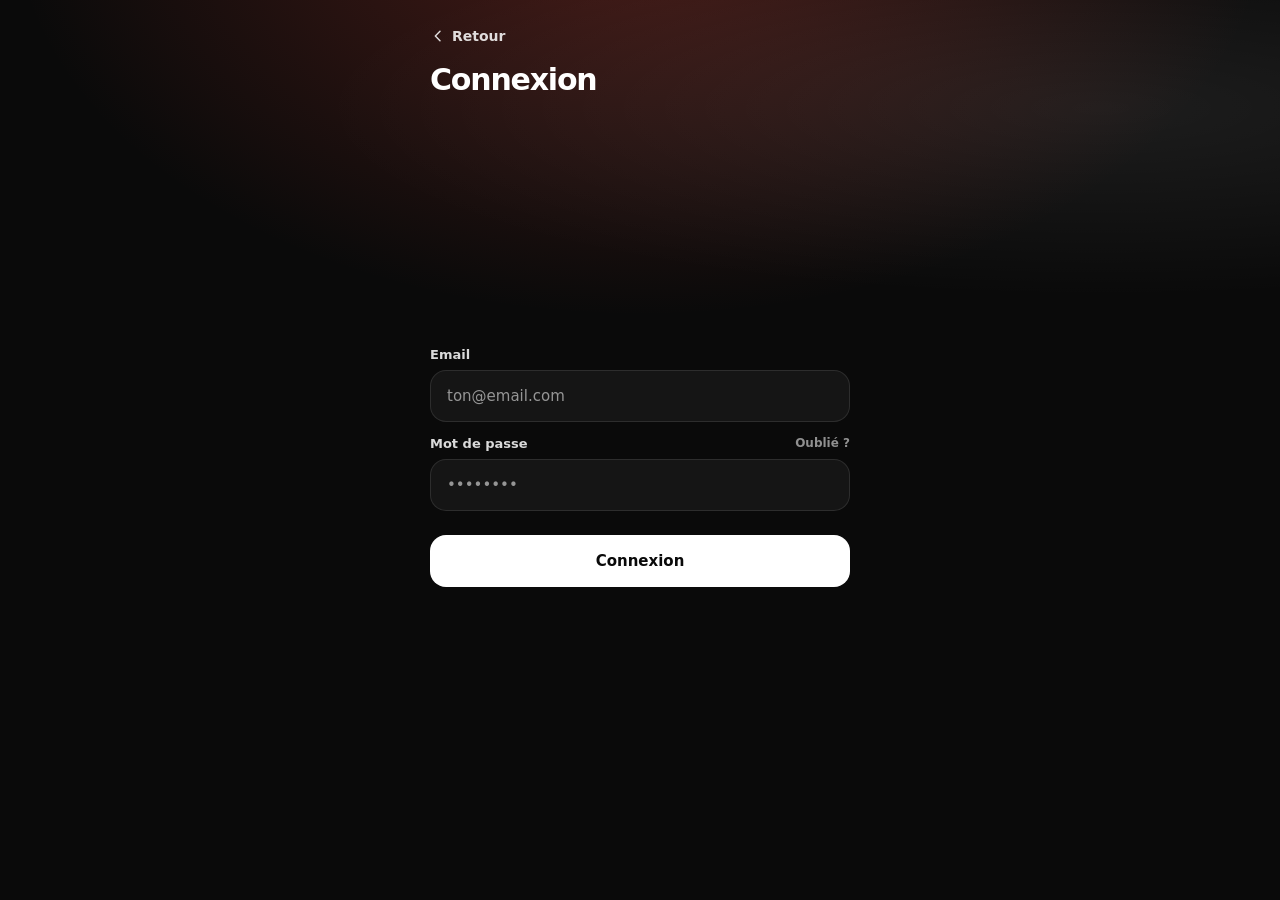
<file: page/connextion-creer-un-compte/connextion/connextion.html>
<!doctype html>
<html lang="fr">
  <head>
    <meta charset="UTF-8" />
    <meta name="viewport" content="width=device-width, initial-scale=1.0, maximum-scale=1.0" />
    <title>Connexion</title>
    <link rel="stylesheet" href="../../../styles/theme.css" />
    <link rel="stylesheet" href="../../../styles/mobile.css" />
    <link rel="stylesheet" href="../../../styles/auth-glow.css" />
    <link rel="stylesheet" href="./connextion.css" />
  </head>
  <body>
    <div class="app-shell" id="app">
      <main class="connextion">
        <div class="auth-glow" aria-hidden="true"></div>

        <button type="button" class="connextion__back" id="btn-back">
          <svg viewBox="0 0 24 24" fill="none"><path d="M15 5 8 12l7 7" stroke="currentColor" stroke-width="2.2" stroke-linecap="round" stroke-linejoin="round"/></svg>
          Retour
        </button>

        <div class="connextion__body">
          <header class="connextion__header">
            <h1 class="connextion__title">Connexion</h1>
          </header>

          <form class="connextion__form" id="form-connextion" novalidate>
            <div class="connextion__field">
              <label for="email">Email</label>
              <input id="email" name="email" type="email" placeholder="ton@email.com" autocomplete="email" />
            </div>

            <div class="connextion__field">
              <div class="connextion__label-row">
                <label for="password">Mot de passe</label>
                <button type="button" class="connextion__link">Oublié ?</button>
              </div>
              <input
                id="password"
                name="password"
                type="password"
                placeholder="••••••••"
                autocomplete="current-password"
              />
            </div>

            <button type="submit" class="connextion__btn">Connexion</button>
          </form>
        </div>
      </main>
    </div>

    <script type="module" src="./connextion.js"></script>
  </body>
</html>
</file>
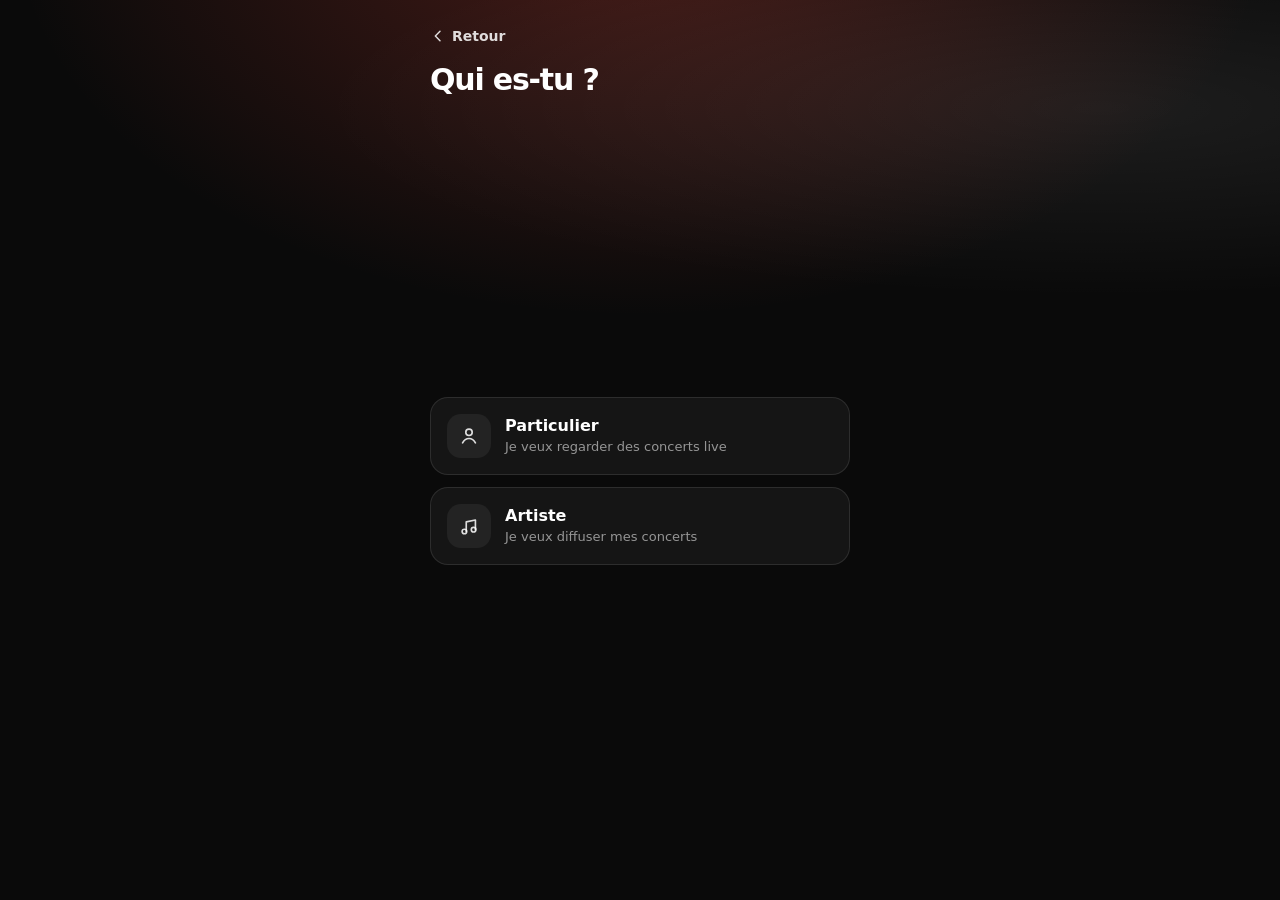
<file: page/connextion-creer-un-compte/creer-un-compte/creer-un-compte.html>
<!doctype html>
<html lang="fr">
  <head>
    <meta charset="UTF-8" />
    <meta name="viewport" content="width=device-width, initial-scale=1.0, maximum-scale=1.0" />
    <title>Créer un compte</title>
    <link rel="stylesheet" href="../../../styles/theme.css" />
    <link rel="stylesheet" href="../../../styles/mobile.css" />
    <link rel="stylesheet" href="../../../styles/auth-glow.css" />
    <link rel="stylesheet" href="./creer-un-compte.css" />
  </head>
  <body>
    <div class="app-shell" id="app">
      <main class="creer">
        <div class="auth-glow" aria-hidden="true"></div>

        <button type="button" class="creer__back" id="btn-back">
          <svg viewBox="0 0 24 24" fill="none"><path d="M15 5 8 12l7 7" stroke="currentColor" stroke-width="2.2" stroke-linecap="round" stroke-linejoin="round"/></svg>
          Retour
        </button>

        <div class="creer__progress" id="signup-progress" hidden aria-hidden="true">
          <span class="creer__progress-seg" data-progress="1"></span>
          <span class="creer__progress-seg" data-progress="2"></span>
          <span class="creer__progress-seg" data-progress="3"></span>
          <span class="creer__progress-seg" data-progress="4"></span>
        </div>

        <div class="creer__body">
          <section class="creer__step is-active" data-step="type">
            <header class="creer__header">
              <h1 class="creer__title">Qui es-tu ?</h1>
            </header>

            <div class="creer__choices" role="radiogroup" aria-label="Type de compte">
              <button type="button" class="creer__choice" data-type="particulier">
                <span class="creer__choice-icon" aria-hidden="true">
                  <svg viewBox="0 0 24 24" fill="none">
                    <circle cx="12" cy="8" r="3.5" stroke="currentColor" stroke-width="1.8" />
                    <path d="M5 19.5c1.6-3.2 3.9-4.8 7-4.8s5.4 1.6 7 4.8" stroke="currentColor" stroke-width="1.8" stroke-linecap="round" />
                  </svg>
                </span>
                <span class="creer__choice-text">
                  <strong>Particulier</strong>
                  <span>Je veux regarder des concerts live</span>
                </span>
              </button>

              <button type="button" class="creer__choice" data-type="artiste">
                <span class="creer__choice-icon" aria-hidden="true">
                  <svg viewBox="0 0 24 24" fill="none">
                    <path d="M9 18V7.5l10-2V16" stroke="currentColor" stroke-width="1.8" stroke-linecap="round" stroke-linejoin="round" />
                    <circle cx="7" cy="18" r="2.5" stroke="currentColor" stroke-width="1.8" />
                    <circle cx="17" cy="16" r="2.5" stroke="currentColor" stroke-width="1.8" />
                  </svg>
                </span>
                <span class="creer__choice-text">
                  <strong>Artiste</strong>
                  <span>Je veux diffuser mes concerts</span>
                </span>
              </button>
            </div>
          </section>

          <!-- Particulier -->
          <section class="creer__step" data-step="compte">
            <header class="creer__header">
              <h1 class="creer__title">Ton compte</h1>
            </header>

            <form class="creer__form" id="form-compte" novalidate>
              <div class="creer__field">
                <label for="email">Email</label>
                <input id="email" name="email" type="email" placeholder="ton@email.com" autocomplete="email" />
              </div>
              <div class="creer__field">
                <label for="password">Mot de passe</label>
                <input
                  id="password"
                  name="password"
                  type="password"
                  placeholder="••••••••"
                  autocomplete="new-password"
                />
              </div>
              <button type="submit" class="creer__btn">Valider</button>
            </form>
          </section>

          <section class="creer__step" data-step="code">
            <header class="creer__header">
              <h1 class="creer__title">Confirme ton email</h1>
            </header>

            <form class="creer__form" id="form-code" novalidate>
              <div class="creer__code" id="code-inputs">
                <input class="creer__code-digit" type="text" inputmode="numeric" maxlength="1" aria-label="Chiffre 1" />
                <input class="creer__code-digit" type="text" inputmode="numeric" maxlength="1" aria-label="Chiffre 2" />
                <input class="creer__code-digit" type="text" inputmode="numeric" maxlength="1" aria-label="Chiffre 3" />
                <input class="creer__code-digit" type="text" inputmode="numeric" maxlength="1" aria-label="Chiffre 4" />
              </div>
              <button type="submit" class="creer__btn">Valider</button>
            </form>
          </section>

          <section class="creer__step" data-step="profil">
            <header class="creer__header">
              <h1 class="creer__title">Ton profil</h1>
            </header>

            <form class="creer__form" id="form-profil" novalidate>
              <div class="creer__photo">
                <div class="creer__avatar" id="signup-avatar">
                  <img id="signup-avatar-img" alt="" hidden />
                  <span id="signup-avatar-fallback">A</span>
                </div>
                <input type="file" id="signup-photo-input" accept="image/*" hidden />
                <button type="button" class="creer__btn-secondary" id="btn-photo">Ajouter une photo</button>
              </div>

              <div class="creer__field">
                <label for="pseudo">Pseudo</label>
                <input id="pseudo" name="pseudo" type="text" placeholder="Ton pseudo" autocomplete="nickname" />
              </div>

              <button type="submit" class="creer__btn">Valider</button>
            </form>
          </section>

          <!-- Artiste -->
          <section class="creer__step" data-step="artiste-code">
            <header class="creer__header">
              <h1 class="creer__title">Code artiste</h1>
            </header>

            <form class="creer__form" id="form-artiste-code" novalidate>
              <div class="creer__field">
                <label for="artist-code">Code artiste</label>
                <input id="artist-code" name="artist-code" type="text" placeholder="Le code qu’on t’a donné" autocomplete="off" />
              </div>
              <button type="submit" class="creer__btn">Valider</button>
            </form>
          </section>

          <section class="creer__step" data-step="artiste-infos">
            <header class="creer__header">
              <h1 class="creer__title">Ton compte</h1>
            </header>

            <form class="creer__form" id="form-artiste-infos" novalidate>
              <div class="creer__field">
                <label for="artist-email">Email</label>
                <input id="artist-email" name="artist-email" type="email" placeholder="ton@email.com" autocomplete="email" />
              </div>
              <div class="creer__field">
                <label for="artist-password">Mot de passe</label>
                <input
                  id="artist-password"
                  name="artist-password"
                  type="password"
                  placeholder="••••••••"
                  autocomplete="new-password"
                />
              </div>
              <button type="submit" class="creer__btn">Valider</button>
            </form>
          </section>

          <section class="creer__step" data-step="artiste-photo">
            <header class="creer__header">
              <h1 class="creer__title">Ton profil</h1>
            </header>

            <form class="creer__form" id="form-artiste-photo" novalidate>
              <div class="creer__selfie">
                <div class="creer__selfie-preview" id="selfie-preview">
                  <img id="selfie-img" alt="" hidden />
                  <span id="selfie-fallback">Photo</span>
                </div>
                <input type="file" id="selfie-input" accept="image/*" hidden />
                <button type="button" class="creer__btn-secondary" id="btn-selfie">Ajouter une photo</button>
              </div>

              <div class="creer__field">
                <label for="artist-pseudo">Pseudo</label>
                <input id="artist-pseudo" name="artist-pseudo" type="text" placeholder="Ton pseudo" autocomplete="nickname" />
              </div>

              <button type="submit" class="creer__btn">Valider</button>
            </form>
          </section>

          <section class="creer__step" data-step="bienvenue">
            <header class="creer__header">
              <h1 class="creer__title">Bienvenue <span id="welcome-name">!</span></h1>
            </header>

            <div class="creer__welcome">
              <div class="creer__avatar creer__avatar--lg" id="welcome-avatar">
                <img id="welcome-avatar-img" alt="" hidden />
                <span id="welcome-avatar-fallback">A</span>
              </div>
              <button type="button" class="creer__btn" id="btn-welcome">C’est parti</button>
            </div>
          </section>
        </div>
      </main>
    </div>

    <script type="module" src="./creer-un-compte.js"></script>
  </body>
</html>
</file>
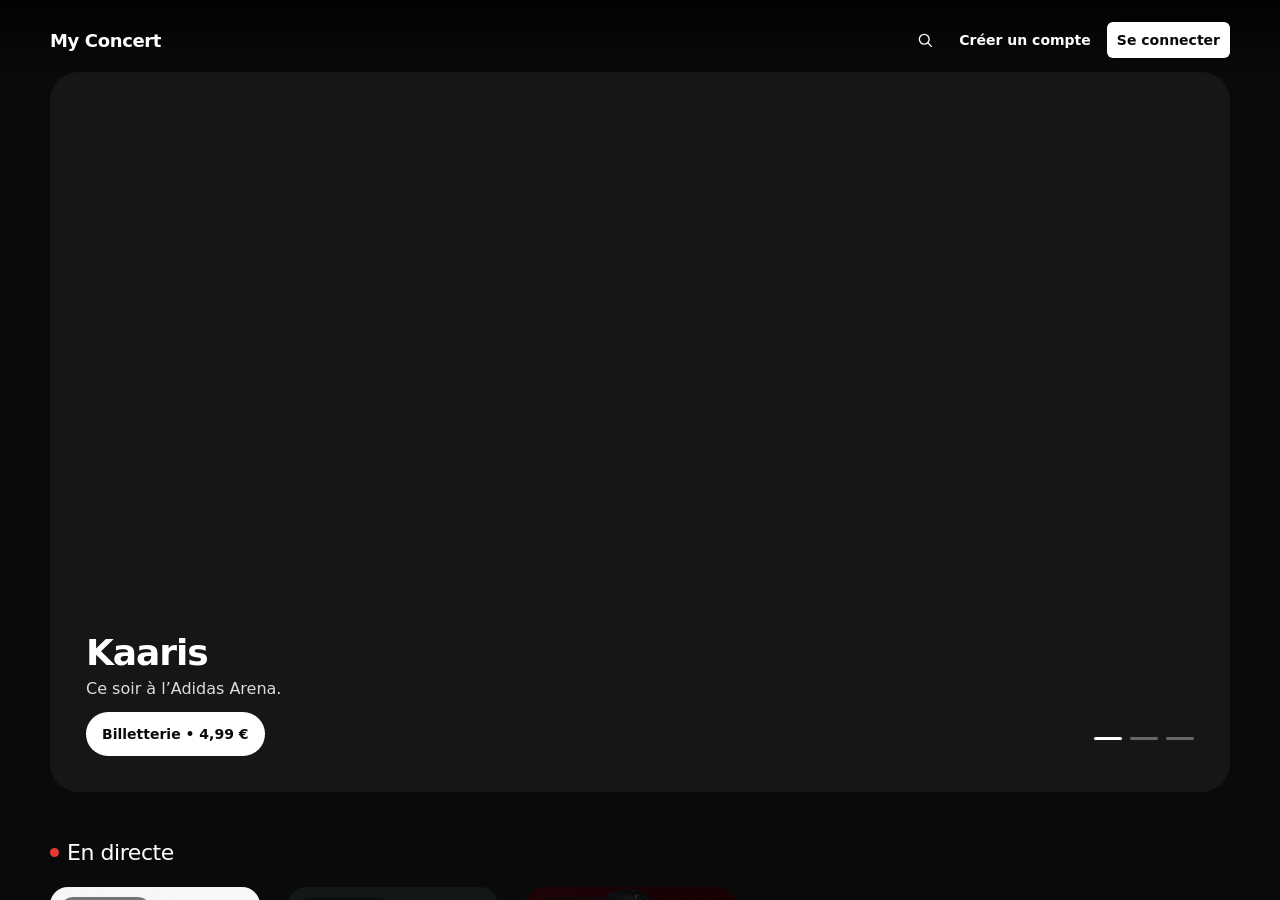
<file: page/connextion-creer-un-compte/entrer/entrer.html>
<!doctype html>
<html lang="fr">
  <head>
    <meta charset="UTF-8" />
    <meta http-equiv="refresh" content="0; url=../../accueil/accueil.html" />
    <title>My Concert</title>
    <script>
      window.location.replace('../../accueil/accueil.html')
    </script>
  </head>
  <body></body>
</html>
</file>
<file: styles/theme.css>
:root,
[data-theme="sombre"] {
  --bg-app: #0a0a0a;
  --bg-surface: #141414;
  --bg-elevated: #1c1c1c;
  --bg-card: #7d6b8f;
  --bg-card-ui: #151515;
  --bg-shell-outside: #050505;
  --bg-field: rgba(255, 255, 255, 0.04);
  --bg-icon: rgba(255, 255, 255, 0.06);

  --text-primary: #ffffff;
  --text-secondary: rgba(255, 255, 255, 0.85);
  --text-muted: rgba(255, 255, 255, 0.55);
  --text-inverse: #0a0a0a;

  --accent: #ffffff;
  --accent-danger: #e8483a;
  --border-subtle: rgba(255, 255, 255, 0.22);
  --border-row: rgba(255, 255, 255, 0.06);
  --border-field: rgba(255, 255, 255, 0.1);
  --overlay: rgba(0, 0, 0, 0.45);

  --font-sans: "Segoe UI", system-ui, sans-serif;
  --radius-card: 28px;
  --radius-pill: 999px;
}

[data-theme="clair"] {
  --bg-app: #f2f2f4;
  --bg-surface: #ffffff;
  --bg-elevated: #ececf0;
  --bg-card: #c4b5d4;
  --bg-card-ui: #ffffff;
  --bg-shell-outside: #d8d8de;
  --bg-field: rgba(0, 0, 0, 0.04);
  --bg-icon: rgba(0, 0, 0, 0.06);

  --text-primary: #111111;
  --text-secondary: rgba(17, 17, 17, 0.78);
  --text-muted: rgba(17, 17, 17, 0.5);
  --text-inverse: #ffffff;

  --accent: #111111;
  --accent-danger: #e53935;
  --border-subtle: rgba(0, 0, 0, 0.16);
  --border-row: rgba(0, 0, 0, 0.08);
  --border-field: rgba(0, 0, 0, 0.12);
  --overlay: rgba(0, 0, 0, 0.35);
}

*,
*::before,
*::after {
  box-sizing: border-box;
}

html,
body {
  margin: 0;
  min-height: 100%;
}

body {
  font-family: var(--font-sans);
  background: var(--bg-app);
  color: var(--text-primary);
  -webkit-font-smoothing: antialiased;
}
</file>
<file: styles/mobile.css>
:root {
  --content-max: 1120px;
  --auth-max: 420px;
  --navbar-height: 64px;
}

/* Shell plein écran (mobile + desktop) */
.app-shell {
  width: 100%;
  min-height: 100dvh;
  margin: 0 auto;
  background: var(--bg-app);
  position: relative;
  display: flex;
  flex-direction: column;
  overflow: hidden;
}

.app-shell > .accueil {
  flex: 1;
  overflow-y: auto;
  -webkit-overflow-scrolling: touch;
}

.app-shell > .accueil,
.app-shell > .live-page,
.app-shell > .mes-billets,
.app-shell > .recherche,
.app-shell > .profil,
.app-shell > .parametres,
.app-shell > .connextion,
.app-shell > .creer,
.app-shell > .page-empty {
  width: 100%;
  max-width: 100%;
  padding-left: 50px;
  padding-right: 50px;
  box-sizing: border-box;
}

@media (max-width: 899px) {
  html,
  body,
  .app-shell > .accueil {
    overflow-x: hidden;
    overscroll-behavior-x: none;
  }

  .app-shell > .accueil,
  .app-shell > .live-page,
  .app-shell > .mes-billets,
  .app-shell > .recherche,
  .app-shell > .profil,
  .app-shell > .compte,
  .app-shell > .parametres,
  .app-shell > .connextion,
  .app-shell > .creer,
  .app-shell > .page-empty {
    padding-left: 16px;
    padding-right: 16px;
  }
}

/* Desktop : menu fixe en haut, contenu centré */
@media (min-width: 900px) {
  body {
    background: var(--bg-app);
  }

  .app-shell:has(> .navbar) {
    display: block;
    max-width: none;
    min-height: 100dvh;
    max-height: none;
    border-radius: 0;
    box-shadow: none;
  }

  .app-shell:has(> .navbar) > .navbar {
    width: 100%;
    max-width: none;
  }

  .app-shell:has(> .navbar) > .accueil,
  .app-shell:has(> .navbar) > .recherche,
  .app-shell:has(> .navbar) > .mes-billets,
  .app-shell:has(> .navbar) > .compte,
  .app-shell:has(> .navbar) > .profil,
  .app-shell:has(> .navbar) > .parametres {
    min-width: 0;
    height: 100dvh;
    overflow-y: auto;
  }

  .app-shell:has(> .navbar) > .accueil,
  .app-shell:has(> .navbar) > .recherche,
  .app-shell:has(> .navbar) > .mes-billets,
  .app-shell:has(> .navbar) > .compte {
    margin-left: 0;
    margin-right: 0;
    width: 100%;
    max-width: none;
  }

  .app-shell:has(> .navbar) > .profil {
    width: min(820px, 100%);
    max-width: 820px;
    margin-left: auto;
    margin-right: auto;
  }

  .app-shell:has(> .navbar) > .parametres {
    width: min(640px, 100%);
    max-width: 640px;
    margin-left: auto;
    margin-right: auto;
  }

  .app-shell:has(> .navbar) > .navbar-overlay,
  .app-shell:has(> .navbar) > .navbar-drawer {
    display: none !important;
  }

  .app-shell:not(:has(> .navbar)) {
    max-width: none;
    min-height: 100dvh;
  }
}
</file>
<file: componant/navbar/navbar.css>
.navbar {
  position: fixed;
  top: 0;
  left: 0;
  right: 0;
  z-index: 40;
  display: flex;
  align-items: flex-start;
  justify-content: flex-start;
  gap: 6px;
  height: 68px;
  padding: 25px 16px;
  box-sizing: border-box;
  flex-shrink: 0;
  background: linear-gradient(to bottom, rgba(0, 0, 0, 0.72) 0%, rgba(0, 0, 0, 0) 100%);
  background-color: transparent;
  backdrop-filter: none;
  -webkit-backdrop-filter: none;
  border: none;
  box-shadow: none;
  pointer-events: none;
}

.navbar > * {
  pointer-events: auto;
}

.navbar--compact {
  height: 64px;
}

.navbar__profil {
  display: inline-flex;
  align-items: center;
  justify-content: center;
  order: 2;
  width: 36px;
  height: 36px;
  flex-shrink: 0;
  color: var(--text-primary);
  text-decoration: none;
}

.navbar__profil svg {
  width: 22px;
  height: 22px;
}

.navbar__end {
  display: flex;
  align-items: center;
  order: 1;
  min-width: 0;
  margin-left: auto;
  gap: 6px;
}

.navbar__brand {
  display: flex;
  align-items: center;
  order: -1;
  height: 36px;
  margin: 0;
  font-size: 15px;
  font-weight: 700;
  letter-spacing: -0.02em;
  color: var(--text-primary);
  text-decoration: none;
}

.navbar__search {
  position: relative;
  display: flex;
  align-items: center;
  flex-shrink: 1;
  min-width: 0;
  gap: 6px;
}

.navbar__search-grow {
  position: absolute;
  top: 0;
  right: calc(100% + 6px);
  width: 0;
  overflow: hidden;
  transition: width 0.45s cubic-bezier(0.22, 1, 0.36, 1);
}

.navbar__search.is-open .navbar__search-grow {
  width: min(220px, calc(100vw - 250px));
}

.navbar__search-clip {
  width: 220px;
}

.navbar__search-input {
  display: block;
  width: 220px;
  height: 36px;
  margin: 0;
  padding: 0 14px;
  line-height: 36px;
  border: none;
  border-radius: 999px;
  outline: none;
  background: rgba(255, 255, 255, 0.14);
  color: #fff;
  font: inherit;
  font-size: 14px;
  opacity: 0;
  transition: opacity 0.3s ease;
}

.navbar__search-input::placeholder {
  color: rgba(255, 255, 255, 0.62);
}

.navbar__search.is-open .navbar__search-input {
  opacity: 1;
}

.navbar__search-btn {
  display: inline-flex;
  align-items: center;
  justify-content: center;
  width: 36px;
  height: 36px;
  padding: 0;
  border: none;
  border-radius: 50%;
  background: transparent;
  color: #fff;
  cursor: pointer;
  flex-shrink: 0;
}

.navbar__search-btn svg {
  width: 18px;
  height: 18px;
}

.navbar__links {
  display: none;
  list-style: none;
  margin: 0;
  padding: 0;
}

.navbar__links a {
  display: flex;
  align-items: center;
  gap: 12px;
  padding: 12px 14px;
  border-radius: 12px;
  color: var(--text-secondary);
  text-decoration: none;
  font-size: 15px;
  font-weight: 600;
}

.navbar__links a:hover,
.navbar__links a.is-active {
  background: var(--bg-icon);
  color: var(--text-primary);
}

.navbar__links .navbar-drawer__icon {
  width: 20px;
  height: 20px;
}

.navbar__auth {
  display: none;
}

.navbar-overlay {
  position: fixed;
  inset: 0;
  z-index: 50;
  background: rgba(0, 0, 0, 0.55);
  opacity: 0;
  pointer-events: none;
  transition: opacity 0.25s ease;
}

.navbar-overlay.is-open {
  opacity: 1;
  pointer-events: auto;
}

.navbar-drawer {
  position: fixed;
  top: 0;
  left: 0;
  z-index: 60;
  width: min(78%, 280px);
  height: 100%;
  padding: 25px;
  background: var(--bg-surface);
  transform: translateX(-105%);
  transition: transform 0.28s ease;
  box-shadow: 8px 0 30px rgba(0, 0, 0, 0.35);
  overflow-y: auto;
}

.navbar-drawer.is-open {
  transform: translateX(0);
}

.navbar-drawer__list {
  list-style: none;
  margin: 0;
  padding: 0;
  display: flex;
  flex-direction: column;
  gap: 4px;
}

.navbar-drawer__list a {
  display: flex;
  align-items: center;
  gap: 12px;
  padding: 12px 12px;
  border-radius: 12px;
  color: var(--text-secondary);
  text-decoration: none;
  font-size: 16px;
  font-weight: 600;
}

.navbar-drawer__icon {
  display: inline-flex;
  width: 22px;
  height: 22px;
  flex-shrink: 0;
}

.navbar-drawer__icon svg {
  width: 100%;
  height: 100%;
}

.navbar-drawer__list a:hover,
.navbar-drawer__list a.is-active {
  background: var(--bg-icon);
  color: var(--text-primary);
}

@media (min-width: 900px) {
  .navbar {
    position: fixed;
    top: 0;
    left: 0;
    right: 0;
    z-index: 80;
    width: 100%;
    display: grid;
    grid-template-columns: 1fr auto 1fr;
    align-items: start;
    justify-content: stretch;
    height: 76px;
    padding: 22px 50px 0;
    box-sizing: border-box;
    border: none;
    outline: none;
    background: linear-gradient(to bottom, rgba(0, 0, 0, 0.72) 0%, rgba(0, 0, 0, 0) 100%);
    background-color: transparent;
    backdrop-filter: none;
    -webkit-backdrop-filter: none;
    box-shadow: none;
    overflow: visible;
    pointer-events: none;
  }

  .navbar--compact {
    height: 72px;
  }

  .navbar::before {
    content: none;
  }

  .navbar > * {
    pointer-events: auto;
  }

  .navbar__profil {
    display: none;
    order: 0;
  }

  .navbar__end {
    grid-column: 3;
    grid-row: 1;
    justify-self: end;
    align-self: start;
    order: 0;
    height: 36px;
    margin-left: 0;
  }

  .navbar__brand {
    position: static;
    justify-self: start;
    align-self: start;
    grid-column: 1;
    grid-row: 1;
    order: 0;
    display: flex;
    align-items: center;
    height: 36px;
    margin: 0;
    font-size: 18px;
    padding: 0;
  }

  .navbar__search {
    position: static;
  }

  .navbar__search-grow {
    position: static;
    top: auto;
    right: auto;
  }

  .navbar__search-btn {
    order: 1;
  }

  .navbar__search.is-open .navbar__search-grow {
    width: 220px;
  }

  .navbar__links {
    display: flex;
    flex-direction: row;
    align-items: center;
    justify-content: center;
    justify-self: center;
    grid-column: 2;
    grid-row: 1;
    gap: 4px;
    width: auto;
    max-width: 100%;
  }

  .navbar__links .navbar__item--mobile {
    display: none;
  }

  .navbar__links .navbar-drawer__icon {
    display: none;
  }

  .navbar__links a {
    height: 36px;
    padding: 0 10px;
    box-sizing: border-box;
    font-size: 14px;
    border-radius: 6px;
  }

  .navbar__links a.is-active {
    background: rgba(255, 255, 255, 0.16);
    box-shadow: none;
  }

  .navbar__auth {
    display: flex;
    align-items: center;
    gap: 6px;
    height: 36px;
    margin-top: 0;
    margin-left: 0;
  }

  .navbar__auth-link {
    display: inline-flex;
    align-items: center;
    height: 36px;
    padding: 0 10px;
    box-sizing: border-box;
    border-radius: 6px;
    border: none;
    background: transparent;
    color: var(--text-primary);
    text-decoration: none;
    font-size: 14px;
    font-weight: 600;
    white-space: nowrap;
  }

  .navbar__auth-link--solid {
    background: #ffffff;
    color: #0a0a0a;
  }

  .navbar__auth-icon {
    display: inline-flex;
    align-items: center;
    justify-content: center;
    width: 36px;
    height: 36px;
    color: #fff;
    text-decoration: none;
  }

  .navbar__auth-icon svg {
    width: 22px;
    height: 22px;
  }

  .navbar-overlay,
  .navbar-drawer {
    display: none !important;
  }
}
</file>
<file: componant/post-concert/post-concert.css>
.post-concert {
  --post-bg: #2a2a2a;

  display: flex;
  flex-direction: column;
  align-items: stretch;
  gap: 12px;
  width: 210px;
  flex-shrink: 0;
  padding: 0;
  background: transparent;
  box-shadow: none;
}

.post-concert__media {
  position: relative;
  height: 280px;
  border-radius: 18px;
  overflow: hidden;
  background: var(--post-bg) center / cover no-repeat;
}

.post-concert__media::after {
  content: none;
}

.post-concert__chips {
  position: absolute;
  top: 10px;
  left: 10px;
  z-index: 1;
  display: flex;
  align-items: center;
  gap: 6px;
}

.post-concert__chip {
  display: inline-flex;
  align-items: center;
  gap: 6px;
  height: 26px;
  padding: 0 8px;
  border-radius: 999px;
  background: rgba(10, 10, 10, 0.55);
  color: #fff;
  font-size: 12px;
  font-weight: 700;
  line-height: 1;
  letter-spacing: 0.01em;
}

.post-concert__chip--live {
  color: #ff2d2d;
}

.post-concert__chip--live .dot {
  width: 7px;
  height: 7px;
  border-radius: 50%;
  background: #ff2d2d;
  flex-shrink: 0;
  animation: post-live-pulse 1.4s ease-in-out infinite;
}

.post-concert__top {
  display: flex;
  align-items: center;
  gap: 8px;
}

.post-concert__badge {
  display: inline-flex;
  align-items: center;
  gap: 6px;
  padding: 7px 12px;
  border-radius: var(--radius-pill);
  font-size: 12px;
  font-weight: 700;
  letter-spacing: 0.02em;
  line-height: 1;
}

.post-concert__badge svg {
  width: 13px;
  height: 13px;
  flex-shrink: 0;
}

.post-concert__badge--tonight {
  background: #ffffff;
  color: #0a0a0a;
  text-transform: uppercase;
}

.post-concert__badge--count {
  background: var(--overlay);
  color: #ffffff;
  border: 1px solid rgba(255, 255, 255, 0.18);
  backdrop-filter: blur(8px);
}

.post-concert__badge--live {
  color: #ff2d2d;
  text-transform: uppercase;
  background: rgba(20, 20, 20, 0.65);
  border: 1px solid rgba(255, 255, 255, 0.16);
  backdrop-filter: blur(8px);
}

.post-concert__badge--live .dot {
  width: 7px;
  height: 7px;
  border-radius: 50%;
  background: #ff2d2d;
  flex-shrink: 0;
  animation: post-live-pulse 1.4s ease-in-out infinite;
}

.post-concert__badge--views {
  color: #ffffff;
  background: rgba(20, 20, 20, 0.55);
  border: 1px solid rgba(255, 255, 255, 0.2);
  backdrop-filter: blur(8px);
}

.post-concert__badge--views svg {
  width: 14px;
  height: 14px;
  color: #ff2d2d;
}

@keyframes post-live-pulse {
  0%,
  100% {
    opacity: 1;
  }
  50% {
    opacity: 0.15;
  }
}

.post-concert__row {
  display: flex;
  align-items: flex-start;
  gap: 10px;
  width: 100%;
}

.post-concert__ticket {
  position: relative;
  display: inline-flex;
  align-items: center;
  justify-content: center;
  flex-shrink: 0;
  width: 72px;
  height: 32px;
  margin-left: auto;
  padding: 0;
  border: none;
  border-radius: 7px;
  background:
    radial-gradient(circle at left, transparent 5px, #ececec 5.5px) left / 51% 100% no-repeat,
    radial-gradient(circle at right, transparent 5px, #ececec 5.5px) right / 51% 100% no-repeat;
  color: #111;
  font: inherit;
  font-size: 11px;
  font-weight: 800;
  line-height: 1;
  cursor: pointer;
  text-decoration: none;
}


.post-concert__bottom {
  display: flex;
  flex-direction: column;
  gap: 14px;
}

.post-concert__info {
  display: flex;
  flex-direction: column;
  gap: 4px;
}

.post-concert__title {
  margin: 0;
  font-size: 16px;
  font-weight: 700;
  letter-spacing: -0.02em;
  line-height: 1.1;
  color: #ffffff;
}

.post-concert__status {
  margin: 0;
  font-size: 13px;
  font-weight: 500;
  color: rgba(255, 255, 255, 0.55);
}

.post-concert__enter {
  display: inline-flex;
  align-items: center;
  justify-content: center;
  flex-shrink: 0;
  width: 44px;
  height: 32px;
  margin-left: auto;
  border: none;
  border-radius: 10px;
  background: #e53935;
  color: #fff;
  text-decoration: none;
}

.post-concert__enter svg {
  width: 16px;
  height: 16px;
}

.post-concert__enter--wait {
  background: #3a3a3a;
  color: rgba(255, 255, 255, 0.45);
  cursor: default;
}

.post-concert__actions {
  display: flex;
  gap: 10px;
}

.post-concert__timer,
.post-concert__btn {
  display: inline-flex;
  align-items: center;
  justify-content: center;
  gap: 8px;
  height: 48px;
  padding: 0 18px;
  border-radius: var(--radius-pill);
  font-size: 15px;
  font-weight: 700;
  line-height: 1;
  border: none;
  cursor: pointer;
  white-space: nowrap;
}

.post-concert__timer {
  flex: 0 0 auto;
  min-width: 128px;
  color: #ffffff;
  background: rgba(20, 20, 20, 0.55);
  border: 1.5px solid rgba(255, 255, 255, 0.22);
  backdrop-filter: blur(8px);
}

.post-concert__timer svg {
  width: 15px;
  height: 15px;
  color: var(--accent-danger);
  flex-shrink: 0;
}

.post-concert__btn {
  flex: 1;
}

.post-concert__btn--billetterie {
  color: #0a0a0a;
  background: #ffffff;
}

.post-concert__btn--locked {
  color: rgba(255, 255, 255, 0.55);
  background: #2a2a2a;
}

.post-concert__btn--locked svg {
  width: 15px;
  height: 15px;
  flex-shrink: 0;
}

.post-concert__btn--enter-live {
  width: 100%;
  color: #ffffff;
  background: #e53935;
  text-decoration: none;
  animation: post-enter-breathe 1.6s ease-in-out infinite;
  transform-origin: center;
}

.post-concert__btn--enter-live svg {
  width: 12px;
  height: 12px;
  flex-shrink: 0;
}

.post-concert__btn--billetterie-live {
  width: 100%;
  color: #0a0a0a;
  background: #ffffff;
}

@keyframes post-enter-breathe {
  0%,
  100% {
    transform: scale(1);
  }
  50% {
    transform: scale(1.06);
  }
}
</file>
<file: componant/post-artiste/post-artiste.css>
.post-artiste {
  position: relative;
  display: flex;
  flex-direction: column;
  align-items: center;
  gap: 6px;
  flex: 0 0 auto;
  width: 72px;
  padding: 0;
  border: none;
  background: transparent;
  color: inherit;
  font: inherit;
  cursor: pointer;
}

.post-artiste__avatar {
  position: relative;
  width: 64px;
  height: 64px;
  border-radius: 50%;
  padding: 3px;
  background: transparent;
}

.post-artiste__avatar::before {
  content: "";
  position: absolute;
  inset: 0;
  border-radius: 50%;
  border: 2.5px solid transparent;
  pointer-events: none;
}

.post-artiste--live .post-artiste__avatar::before {
  border-color: #e53935;
}

.post-artiste--prevu .post-artiste__avatar::before {
  border-color: #2f6bff;
}

.post-artiste__photo {
  display: block;
  width: 100%;
  height: 100%;
  border-radius: 50%;
  object-fit: cover;
  object-position: center top;
  background: #2a2a2a;
}

.post-artiste__dot {
  display: none;
  position: absolute;
  top: 2px;
  right: 2px;
  width: 12px;
  height: 12px;
  border-radius: 50%;
  background: #e53935;
  border: 2px solid var(--bg-app);
  animation: post-artiste-pulse 1.4s ease-in-out infinite;
}

.post-artiste--live .post-artiste__dot {
  display: block;
}

@keyframes post-artiste-pulse {
  0%,
  100% {
    opacity: 1;
    transform: scale(1);
  }
  50% {
    opacity: 0.25;
    transform: scale(0.85);
  }
}

.post-artiste__name {
  margin: 0;
  max-width: 100%;
  font-size: 11px;
  font-weight: 600;
  color: var(--text-secondary);
  white-space: nowrap;
  overflow: hidden;
  text-overflow: ellipsis;
  text-align: center;
}
</file>
<file: page/live/live.css>
.live-page {
  position: relative;
  display: flex;
  flex-direction: column;
  height: 100%;
  min-height: 0;
  flex: 1;
  overflow: hidden;
  background: #0a0a0a;
}

.live-page__top {
  display: flex;
  align-items: center;
  justify-content: space-between;
  gap: 12px;
  padding: 12px 0;
  flex-shrink: 0;
}

.live-page__back {
  display: inline-flex;
  align-items: center;
  justify-content: center;
  width: 40px;
  height: 40px;
  border: none;
  border-radius: 50%;
  background: rgba(255, 255, 255, 0.08);
  color: #fff;
  cursor: pointer;
}

.live-page__back svg {
  width: 18px;
  height: 18px;
}

.live-page__meta {
  display: flex;
  align-items: center;
  gap: 8px;
}

.live-page__badge {
  display: inline-flex;
  align-items: center;
  gap: 6px;
  padding: 7px 11px;
  border-radius: var(--radius-pill);
  font-size: 12px;
  font-weight: 700;
  line-height: 1;
  background: rgba(255, 255, 255, 0.08);
  border: 1px solid rgba(255, 255, 255, 0.14);
}

.live-page__badge--live {
  color: #ff2d2d;
  text-transform: uppercase;
}

.live-page__badge--live .dot {
  width: 7px;
  height: 7px;
  border-radius: 50%;
  background: #ff2d2d;
  animation: live-page-pulse 1.4s ease-in-out infinite;
}

.live-page__badge--views {
  color: #fff;
}

.live-page__badge--views svg {
  width: 14px;
  height: 14px;
  color: #ff2d2d;
}

@keyframes live-page-pulse {
  0%,
  100% {
    opacity: 1;
  }
  50% {
    opacity: 0.15;
  }
}

/* Zone live en paysage dans la page mobile */
.live-page__player {
  flex-shrink: 0;
  width: 100%;
  aspect-ratio: 16 / 9;
  background: #000;
  overflow: hidden;
}

.live-page__stage {
  width: 100%;
  height: 100%;
  background: #1a1a1a center / cover no-repeat;
}

.live-page__bottom {
  flex: 1;
  min-height: 0;
  display: flex;
  flex-direction: column;
  gap: 14px;
  padding: 16px 0 18px;
  overflow: hidden;
}

.live-page__info {
  display: flex;
  flex-direction: column;
  gap: 4px;
  flex-shrink: 0;
}

.live-page__artist {
  margin: 0;
  font-size: 26px;
  font-weight: 800;
  letter-spacing: -0.03em;
  line-height: 1.05;
}

.live-page__subtitle {
  margin: 0;
  font-size: 14px;
  color: var(--text-secondary);
}

.live-page__chat {
  flex: 1;
  min-height: 0;
  display: flex;
  flex-direction: column;
  justify-content: flex-end;
  gap: 8px;
  overflow: hidden;
  mask-image: linear-gradient(180deg, transparent, #000 18%);
}

.live-page__message {
  display: flex;
  gap: 8px;
  align-items: baseline;
  font-size: 13px;
  line-height: 1.35;
}

.live-page__message strong {
  color: #fff;
  font-weight: 700;
}

.live-page__message span {
  color: rgba(255, 255, 255, 0.78);
}

.live-page__actions {
  display: flex;
  align-items: center;
  gap: 10px;
  flex-shrink: 0;
}

.live-page__input {
  flex: 1;
  height: 44px;
  padding: 0 16px;
  border: 1px solid rgba(255, 255, 255, 0.18);
  border-radius: var(--radius-pill);
  background: rgba(255, 255, 255, 0.06);
  color: #fff;
  font: inherit;
  font-size: 14px;
  outline: none;
}

.live-page__input::placeholder {
  color: rgba(255, 255, 255, 0.45);
}

.live-page__react {
  display: inline-flex;
  align-items: center;
  justify-content: center;
  width: 44px;
  height: 44px;
  border: none;
  border-radius: 50%;
  background: rgba(255, 255, 255, 0.1);
  color: #fff;
  cursor: pointer;
}

.live-page__react svg {
  width: 18px;
  height: 18px;
}

.live-page__react:active {
  transform: scale(0.94);
}

@media (min-width: 900px) {
  .live-page {
    display: grid;
    grid-template-columns: minmax(0, 1.4fr) minmax(320px, 0.8fr);
    grid-template-rows: auto 1fr;
    max-width: 1280px;
    margin: 0 auto;
    width: 100%;
  }

  .live-page__top {
    grid-column: 1 / -1;
    padding: 16px 0;
  }

  .live-page__player {
    grid-column: 1;
    grid-row: 2;
    height: 100%;
    aspect-ratio: auto;
    min-height: 0;
    border-radius: 0 0 0 20px;
  }

  .live-page__bottom {
    grid-column: 2;
    grid-row: 2;
    border-left: 1px solid rgba(255, 255, 255, 0.08);
    padding: 20px 0;
  }
}
</file>
<file: page/profil/profil.css>
.profil {
  flex: 1;
  min-height: 0;
  overflow: hidden;
  display: flex;
  flex-direction: column;
}

.profil__panel {
  flex: 1;
  min-height: 0;
  overflow-y: auto;
  -webkit-overflow-scrolling: touch;
  padding: 90px 0 28px;
  display: none;
  flex-direction: column;
  gap: 22px;
}

.profil__panel.is-active {
  display: flex;
}

.profil__switch {
  align-self: center;
  display: flex;
  align-items: center;
  gap: 2px;
  padding: 4px;
  border-radius: 999px;
  background: #2c2c2c;
}

.profil__switch a {
  display: inline-flex;
  align-items: center;
  height: 34px;
  padding: 0 16px;
  border-radius: 999px;
  color: #fff;
  text-decoration: none;
  font-size: 14px;
  font-weight: 600;
  white-space: nowrap;
}

.profil__switch a.is-active {
  background: #fff;
  color: #111;
}

.profil__header {
  display: flex;
  flex-direction: column;
  align-items: center;
  gap: 16px;
  text-align: center;
}

.profil__avatar {
  width: 96px;
  height: 96px;
  border-radius: 50%;
  overflow: hidden;
  background: #3a3a3a;
  display: inline-flex;
  align-items: center;
  justify-content: center;
  flex-shrink: 0;
}

.profil__avatar img {
  width: 100%;
  height: 100%;
  object-fit: cover;
}

.profil__avatar span {
  font-size: 32px;
  font-weight: 600;
  letter-spacing: -0.03em;
  color: #fff;
}

.profil__identity {
  min-width: 0;
  display: flex;
  flex-direction: column;
  align-items: center;
  gap: 6px;
}

.profil__name {
  margin: 0;
  font-size: 32px;
  font-weight: 800;
  letter-spacing: -0.03em;
}

.profil__meta-line {
  margin: 0;
  font-size: 14px;
  color: rgba(255, 255, 255, 0.55);
}

.profil__stats {
  display: grid;
  grid-template-columns: repeat(3, 1fr);
  gap: 8px;
}

.profil__stat {
  display: flex;
  flex-direction: column;
  align-items: center;
  gap: 4px;
  padding: 8px 4px;
  border: none;
  border-radius: 14px;
  background: transparent;
  color: inherit;
  font: inherit;
  text-align: center;
  cursor: pointer;
}

.profil__stat:hover {
  background: rgba(255, 255, 255, 0.05);
}

.profil__stat strong {
  font-size: 22px;
  font-weight: 800;
  letter-spacing: -0.03em;
}

.profil__stat span {
  font-size: 12px;
  color: var(--text-muted);
}

.profil__section {
  display: flex;
  flex-direction: column;
  gap: 10px;
}

.profil__section-title {
  margin: 0;
  font-size: 16px;
  font-weight: 700;
  letter-spacing: -0.02em;
}

.profil__panel-title {
  margin: 0;
  font-size: 22px;
  font-weight: 800;
  letter-spacing: -0.02em;
}

.profil__back {
  display: inline-flex;
  align-items: center;
  gap: 6px;
  width: fit-content;
  padding: 0;
  border: none;
  background: transparent;
  color: var(--text-secondary);
  font: inherit;
  font-size: 14px;
  font-weight: 600;
  cursor: pointer;
}

.profil__back svg {
  width: 16px;
  height: 16px;
}

.profil__list {
  display: flex;
  flex-direction: column;
  border-radius: 18px;
  background: var(--bg-card-ui);
  overflow: hidden;
}

.profil__list.is-empty {
  background: transparent;
}

.profil__item {
  display: flex;
  align-items: center;
  gap: 12px;
  width: 100%;
  padding: 12px 14px;
  border: none;
  border-bottom: 1px solid var(--border-row);
  background: transparent;
  color: inherit;
  font: inherit;
  text-align: left;
}

.profil__item:last-child {
  border-bottom: none;
}

.profil__thumb {
  width: 44px;
  height: 44px;
  border-radius: 50%;
  object-fit: cover;
  object-position: center top;
  background: var(--bg-elevated);
  flex-shrink: 0;
}

.profil__thumb--salle {
  border-radius: 12px;
  display: inline-flex;
  align-items: center;
  justify-content: center;
  color: var(--text-muted);
}

.profil__thumb--salle svg {
  width: 20px;
  height: 20px;
}

.profil__meta {
  min-width: 0;
  display: flex;
  flex-direction: column;
  gap: 2px;
}

.profil__meta strong {
  font-size: 15px;
  font-weight: 700;
}

.profil__meta span {
  font-size: 12px;
  color: var(--text-muted);
}

.profil__follow {
  display: inline-flex;
  align-items: center;
  justify-content: center;
  flex-shrink: 0;
  margin-left: auto;
  min-width: 72px;
  height: 32px;
  padding: 0 14px;
  border: none;
  border-radius: 999px;
  background: var(--accent);
  color: var(--text-inverse);
  font: inherit;
  font-size: 13px;
  font-weight: 700;
  line-height: 1;
  cursor: default;
  white-space: nowrap;
}

.profil__more {
  align-self: center;
  margin-top: 2px;
  padding: 0;
  border: none;
  background: transparent;
  color: var(--text-muted);
  font: inherit;
  font-size: 13px;
  font-weight: 600;
  cursor: pointer;
}

.profil__more:hover {
  color: var(--text-primary);
}

.profil__empty {
  margin: 0;
  padding: 16px 14px;
  border-radius: 18px;
  background: var(--bg-card-ui);
  color: var(--text-muted);
  font-size: 14px;
}

.profil__dialog[hidden] {
  display: none;
}

.profil__dialog {
  position: fixed;
  inset: 0;
  z-index: 80;
}

.profil__dialog-backdrop {
  position: absolute;
  inset: 0;
  background: rgba(0, 0, 0, 0.55);
}

.profil__sheet {
  position: relative;
  display: flex;
  flex-direction: column;
  width: min(440px, calc(100% - 32px));
  max-height: min(70dvh, 560px);
  margin: 14vh auto 0;
  padding: 8px;
  border-radius: 20px;
  background: #171717;
  color: #fff;
}

.profil__sheet-head {
  display: flex;
  align-items: center;
  justify-content: space-between;
  gap: 12px;
  padding: 10px 8px 12px 12px;
}

.profil__sheet-head h2 {
  margin: 0;
  font-size: 18px;
}

.profil__sheet-close {
  display: inline-flex;
  align-items: center;
  justify-content: center;
  width: 32px;
  height: 32px;
  border: none;
  border-radius: 50%;
  background: #2c2c2c;
  color: #fff;
  cursor: pointer;
}

.profil__sheet-close svg {
  width: 16px;
  height: 16px;
}

.profil__sheet .profil__list {
  overflow-y: auto;
  background: transparent;
}

.profil__unfollow {
  display: inline-flex;
  align-items: center;
  justify-content: center;
  flex-shrink: 0;
  margin-left: auto;
  height: 32px;
  padding: 0 12px;
  border: none;
  border-radius: 999px;
  background: #fff;
  color: #111;
  font: inherit;
  font-size: 12px;
  font-weight: 700;
  cursor: pointer;
  white-space: nowrap;
}

@media (min-width: 900px) {
  .profil__panel {
    padding: 100px 0 40px;
    gap: 28px;
    max-width: 720px;
  }
}
</file>
<file: page/mes-billets/mes-billets.css>
.mes-billets {
  flex: 1;
  overflow-y: auto;
  -webkit-overflow-scrolling: touch;
  padding: 90px 0 40px;
  display: flex;
  flex-direction: column;
  gap: 28px;
  color: var(--text-primary);
}

.mes-billets__switch {
  align-self: center;
  display: flex;
  align-items: center;
  gap: 2px;
  padding: 4px;
  border-radius: 999px;
  background: #2c2c2c;
}

.mes-billets__switch a {
  display: inline-flex;
  align-items: center;
  height: 34px;
  padding: 0 16px;
  border-radius: 999px;
  color: #fff;
  text-decoration: none;
  font-size: 14px;
  font-weight: 600;
  white-space: nowrap;
}

.mes-billets__switch a.is-active {
  background: #fff;
  color: #111;
}

.mes-billets__head {
  display: flex;
  align-items: flex-end;
  justify-content: space-between;
  gap: 16px;
}

.mes-billets__title {
  margin: 0;
  font-size: 34px;
  font-weight: 800;
  letter-spacing: -0.03em;
}

.mes-billets__summary {
  margin: 6px 0 0;
  font-size: 14px;
  color: rgba(255, 255, 255, 0.55);
}

.mes-billets__invoices {
  flex-shrink: 0;
  height: 36px;
  padding: 0 16px;
  border: 1px solid rgba(255, 255, 255, 0.16);
  border-radius: 999px;
  background: transparent;
  color: #fff;
  font: inherit;
  font-size: 14px;
  font-weight: 600;
  cursor: pointer;
}

.mes-billets__upcoming {
  display: grid;
  grid-template-columns: 1fr;
  gap: 16px;
}

.billet {
  position: relative;
  display: flex;
  flex-direction: column;
  min-width: 0;
  border-radius: 18px;
  background: #171717;
  overflow: hidden;
}

.billet__media {
  position: relative;
  height: 168px;
}

.billet__media img {
  width: 100%;
  height: 100%;
  object-fit: cover;
  object-position: center top;
}

.billet__when {
  position: absolute;
  top: 10px;
  left: 10px;
  height: 26px;
  padding: 0 10px;
  border-radius: 999px;
  background: rgba(20, 20, 20, 0.72);
  color: #fff;
  font-size: 12px;
  font-weight: 700;
  line-height: 26px;
}

.billet__body {
  padding: 14px 16px 12px;
}

.billet__body h2 {
  margin: 0;
  font-size: 22px;
  font-weight: 800;
  letter-spacing: -0.02em;
}

.billet__body p {
  margin: 4px 0 0;
  font-size: 14px;
  color: rgba(255, 255, 255, 0.55);
}

.billet__stub {
  position: relative;
  display: flex;
  align-items: center;
  justify-content: space-between;
  gap: 12px;
  margin: 0 16px;
  padding: 12px 0;
  border-top: 1px dashed rgba(255, 255, 255, 0.28);
}

.billet__stub::before,
.billet__stub::after {
  content: "";
  position: absolute;
  top: -9px;
  width: 18px;
  height: 18px;
  border-radius: 50%;
  background: var(--bg-app);
}

.billet__stub::before {
  left: -25px;
}

.billet__stub::after {
  right: -25px;
}

.billet__stub strong {
  display: block;
  font-size: 15px;
  font-weight: 700;
}

.billet__stub span {
  display: block;
  margin-top: 2px;
  font-size: 12px;
  color: rgba(255, 255, 255, 0.45);
}

.billet__code {
  width: 78px;
  height: 32px;
  flex-shrink: 0;
  background: repeating-linear-gradient(
    90deg,
    #fff 0 1px,
    transparent 1px 3px,
    #fff 3px 5px,
    transparent 5px 7px,
    #fff 7px 8px,
    transparent 8px 11px
  );
}

.billet__action {
  display: flex;
  align-items: center;
  justify-content: center;
  height: 40px;
  margin: 4px 16px 16px;
  border: none;
  border-radius: 999px;
  background: #3a3a3a;
  color: #fff;
  font: inherit;
  font-size: 14px;
  font-weight: 700;
  text-decoration: none;
  cursor: pointer;
}

.billet__action--line {
  background: transparent;
  border: 1px solid rgba(255, 255, 255, 0.28);
}

.mes-billets__past-title {
  margin: 0 0 12px;
  font-size: 22px;
  font-weight: 800;
  letter-spacing: -0.02em;
}

.mes-billets__past {
  display: flex;
  flex-direction: column;
  border-radius: 18px;
  background: #171717;
  overflow: hidden;
}

.passe {
  display: grid;
  grid-template-columns: 42px minmax(0, 1fr) auto auto;
  align-items: center;
  gap: 12px;
  padding: 12px 14px;
  border-bottom: 1px solid rgba(255, 255, 255, 0.08);
}

.passe:last-child {
  border-bottom: none;
}

.passe img {
  width: 42px;
  height: 42px;
  border-radius: 10px;
  object-fit: cover;
  object-position: center top;
}

.passe__copy {
  min-width: 0;
}

.passe__copy strong {
  display: block;
  font-size: 15px;
  font-weight: 700;
}

.passe__copy span {
  display: block;
  margin-top: 2px;
  font-size: 12px;
  color: rgba(255, 255, 255, 0.5);
  white-space: nowrap;
  overflow: hidden;
  text-overflow: ellipsis;
}

.passe__price {
  font-size: 14px;
  color: rgba(255, 255, 255, 0.72);
  white-space: nowrap;
}

.passe__replay {
  height: 32px;
  padding: 0 14px;
  border: none;
  border-radius: 999px;
  background: #fff;
  color: #111;
  font: inherit;
  font-size: 13px;
  font-weight: 700;
  cursor: pointer;
}

@media (max-width: 640px) {
  .mes-billets__head {
    flex-direction: column;
    align-items: flex-start;
  }
}

@media (min-width: 900px) {
  .mes-billets {
    padding: 108px 0 48px;
  }

  .mes-billets__upcoming {
    grid-template-columns: repeat(3, minmax(0, 1fr));
  }
}

@media (max-width: 420px) {
  .passe {
    grid-template-columns: 42px minmax(0, 1fr) auto;
  }

  .passe__price {
    display: none;
  }
}
</file>
<file: page/parametres/parametres.css>
.parametres {
  flex: 1;
  min-height: 0;
  overflow-y: auto;
  -webkit-overflow-scrolling: touch;
  padding: 90px 0 40px;
  display: flex;
  flex-direction: column;
  align-items: stretch;
  gap: 22px;
  color: var(--text-primary);
}

.parametres__switch {
  align-self: center;
  display: flex;
  align-items: center;
  gap: 2px;
  padding: 4px;
  border-radius: 999px;
  background: #2c2c2c;
}

.parametres__switch a {
  display: inline-flex;
  align-items: center;
  height: 34px;
  padding: 0 16px;
  border-radius: 999px;
  color: #fff;
  text-decoration: none;
  font-size: 14px;
  font-weight: 600;
  white-space: nowrap;
}

.parametres__switch a.is-active {
  background: #fff;
  color: #111;
}

.parametres__title {
  margin: 8px 0 0;
  font-size: 34px;
  font-weight: 800;
  letter-spacing: -0.03em;
}

.parametres__block {
  display: flex;
  flex-direction: column;
  gap: 8px;
}

.parametres__label {
  margin: 0;
  font-size: 12px;
  font-weight: 700;
  letter-spacing: 0.08em;
  text-transform: uppercase;
  color: rgba(255, 255, 255, 0.42);
}

.parametres__card {
  border-radius: 16px;
  background: #171717;
  overflow: hidden;
}

.parametres__row {
  display: flex;
  align-items: center;
  gap: 14px;
  padding: 14px 16px;
  border-bottom: 1px solid rgba(255, 255, 255, 0.08);
}

.parametres__row:last-child {
  border-bottom: none;
}

.parametres__grow {
  flex: 1;
  min-width: 0;
}

.parametres__row strong {
  display: block;
  font-size: 15px;
  font-weight: 700;
}

.parametres__sub {
  display: block;
  margin-top: 2px;
  font-size: 13px;
  color: rgba(255, 255, 255, 0.5);
}

.parametres__avatar {
  width: 40px;
  height: 40px;
  border-radius: 50%;
  overflow: hidden;
  background: #3a3a3a;
  display: inline-flex;
  align-items: center;
  justify-content: center;
  flex-shrink: 0;
}

.parametres__avatar img {
  width: 100%;
  height: 100%;
  object-fit: cover;
}

.parametres__avatar span {
  font-size: 14px;
  font-weight: 700;
  color: #fff;
}

.parametres__mini {
  flex-shrink: 0;
  height: 32px;
  padding: 0 12px;
  border: none;
  border-radius: 999px;
  background: #2c2c2c;
  color: #fff;
  font: inherit;
  font-size: 13px;
  font-weight: 600;
  cursor: pointer;
}

.parametres__inline-field {
  display: none;
  width: 100%;
  height: 34px;
  margin-top: 8px;
  padding: 0 10px;
  border: none;
  border-radius: 8px;
  background: #2a2a2a;
  color: #fff;
  font: inherit;
  font-size: 14px;
}

.parametres__row.is-editing .parametres__sub {
  display: none;
}

.parametres__row.is-editing .parametres__inline-field {
  display: block;
}

.parametres__toggle {
  position: relative;
  width: 44px;
  height: 26px;
  flex-shrink: 0;
}

.parametres__toggle input {
  position: absolute;
  inset: 0;
  margin: 0;
  opacity: 0;
  cursor: pointer;
  z-index: 1;
}

.parametres__toggle i {
  position: absolute;
  inset: 0;
  border-radius: 999px;
  background: #3a3a3a;
  pointer-events: none;
}

.parametres__toggle i::after {
  content: "";
  position: absolute;
  top: 3px;
  left: 3px;
  width: 20px;
  height: 20px;
  border-radius: 50%;
  background: #fff;
  transition: transform 0.2s ease;
}

.parametres__toggle input:checked + i {
  background: #fff;
}

.parametres__toggle input:checked + i::after {
  transform: translateX(18px);
  background: #111;
}

.parametres__quality {
  display: flex;
  align-items: center;
  gap: 2px;
  padding: 3px;
  border-radius: 999px;
  background: #2a2a2a;
  flex-shrink: 0;
}

.parametres__quality button {
  height: 28px;
  padding: 0 10px;
  border: none;
  border-radius: 999px;
  background: transparent;
  color: rgba(255, 255, 255, 0.72);
  font: inherit;
  font-size: 13px;
  font-weight: 700;
  cursor: pointer;
}

.parametres__quality button.is-active {
  background: #fff;
  color: #111;
}

.parametres__lang {
  position: relative;
  flex-shrink: 0;
}

.parametres__lang select {
  height: 32px;
  padding: 0 28px 0 12px;
  border: none;
  border-radius: 999px;
  background: #2c2c2c;
  color: #fff;
  font: inherit;
  font-size: 13px;
  font-weight: 600;
  appearance: none;
  cursor: pointer;
}

.parametres__lang::after {
  content: "";
  position: absolute;
  top: 50%;
  right: 12px;
  width: 6px;
  height: 6px;
  border-right: 1.5px solid #fff;
  border-bottom: 1.5px solid #fff;
  transform: translateY(-70%) rotate(45deg);
  pointer-events: none;
}

.parametres__footer {
  display: flex;
  align-items: center;
  justify-content: space-between;
  gap: 12px;
  margin-top: 8px;
}

.parametres__logout {
  height: 36px;
  padding: 0 14px;
  border: 1px solid rgba(255, 255, 255, 0.18);
  border-radius: 999px;
  background: transparent;
  color: #fff;
  font: inherit;
  font-size: 14px;
  font-weight: 600;
  cursor: pointer;
}

.parametres__delete {
  padding: 0;
  border: none;
  background: transparent;
  color: #e24b4b;
  font: inherit;
  font-size: 14px;
  font-weight: 600;
  cursor: pointer;
}

.parametres__dialog[hidden] {
  display: none;
}

.parametres__dialog {
  position: fixed;
  inset: 0;
  z-index: 80;
}

.parametres__dialog-backdrop {
  position: absolute;
  inset: 0;
  background: rgba(0, 0, 0, 0.55);
}

.parametres__dialog-card {
  position: relative;
  width: min(360px, calc(100% - 32px));
  margin: 22vh auto 0;
  padding: 20px;
  border-radius: 18px;
  background: #171717;
  color: #fff;
}

.parametres__dialog-title {
  margin: 0 0 8px;
  font-size: 18px;
}

.parametres__dialog-text {
  margin: 0 0 16px;
  font-size: 14px;
  color: rgba(255, 255, 255, 0.62);
}

.parametres__dialog-actions {
  display: grid;
  grid-template-columns: 1fr 1fr;
  gap: 8px;
}

.parametres__btn {
  height: 40px;
  border: none;
  border-radius: 999px;
  font: inherit;
  font-size: 14px;
  font-weight: 700;
  cursor: pointer;
}

.parametres__btn--ghost {
  background: #2c2c2c;
  color: #fff;
}

.parametres__btn--primary {
  background: #fff;
  color: #111;
}

@media (max-width: 640px) {
  .parametres__quality {
    display: none;
  }

  .parametres__row:has(.parametres__quality) {
    flex-wrap: wrap;
  }

  .parametres__row:has(.parametres__quality) .parametres__quality {
    display: flex;
    width: 100%;
    justify-content: flex-end;
  }
}

@media (min-width: 900px) {
  .parametres {
    padding-top: 108px;
  }
}
</file>
<file: page/profil/compte.css>
.compte {
  flex: 1;
  min-height: 0;
  overflow-y: auto;
  -webkit-overflow-scrolling: touch;
  padding: 90px 0 48px;
}

.compte__switch {
  position: relative;
  z-index: 1;
  display: flex;
  align-items: center;
  width: fit-content;
  margin: 0 auto 22px;
  padding: 4px;
  border-radius: 999px;
  background: #2c2c2c;
}

.compte__pill {
  position: absolute;
  top: 4px;
  left: 0;
  height: 34px;
  border-radius: 999px;
  background: #fff;
  transition: transform 0.4s cubic-bezier(0.22, 1, 0.36, 1), width 0.4s cubic-bezier(0.22, 1, 0.36, 1);
}

.compte__switch button {
  position: relative;
  z-index: 1;
  height: 34px;
  padding: 0 16px;
  border: none;
  border-radius: 999px;
  background: transparent;
  color: #fff;
  font: inherit;
  font-size: 14px;
  font-weight: 600;
  white-space: nowrap;
  cursor: pointer;
  transition: color 0.25s ease;
}

.compte__switch button.is-active {
  color: #111;
}

.compte__view {
  display: none;
}

.compte__view.is-active {
  display: block;
}

.compte__view.is-active[data-dir="next"] {
  animation: compte-next 0.4s cubic-bezier(0.22, 1, 0.36, 1);
}

.compte__view.is-active[data-dir="prev"] {
  animation: compte-prev 0.4s cubic-bezier(0.22, 1, 0.36, 1);
}

@keyframes compte-next {
  from {
    opacity: 0;
    transform: translateX(36px);
  }
  to {
    opacity: 1;
    transform: none;
  }
}

@keyframes compte-prev {
  from {
    opacity: 0;
    transform: translateX(-36px);
  }
  to {
    opacity: 1;
    transform: none;
  }
}

html[data-compte="billets"] .compte__view.is-active,
html[data-compte="parametres"] .compte__view.is-active {
  display: none;
}

html[data-compte="billets"] [data-compte-view="billets"],
html[data-compte="parametres"] [data-compte-view="parametres"] {
  display: block;
}

.compte .profil,
.compte .mes-billets,
.compte .parametres {
  overflow: visible;
  flex: none;
  min-height: auto;
  height: auto;
  padding-top: 8px;
}

.compte .profil,
.compte .mes-billets {
  width: min(720px, 100%);
  margin: 0 auto;
}

.compte .profil__panel {
  overflow: visible;
  flex: none;
  min-height: auto;
  padding-top: 10px;
  max-width: none;
}

.compte .parametres {
  width: min(640px, 100%);
  margin: 0 auto;
}

@media (prefers-reduced-motion: reduce) {
  .compte__pill,
  .compte__switch button,
  .compte__view.is-active[data-dir="next"],
  .compte__view.is-active[data-dir="prev"] {
    transition: none;
    animation: none;
  }
}
</file>
<file: page/recherche/recherche.css>
.recherche {
  flex: 1;
  overflow-y: auto;
  -webkit-overflow-scrolling: touch;
  padding: 90px 0 28px;
  display: flex;
  flex-direction: column;
  gap: 22px;
}

.recherche__back {
  display: inline-flex;
  align-items: center;
  gap: 6px;
  width: fit-content;
  color: var(--text-secondary);
  text-decoration: none;
  font-size: 14px;
  font-weight: 600;
}

.recherche__back svg {
  width: 16px;
  height: 16px;
}

.recherche__title {
  margin: 0;
  font-size: 22px;
  font-weight: 800;
  letter-spacing: -0.02em;
}

.recherche__bar {
  display: flex;
  align-items: center;
  gap: 10px;
  height: 46px;
  padding: 0 14px;
  border-radius: 14px;
  background: var(--bg-card-ui);
  border: 1px solid var(--border-field);
}

.recherche__bar svg {
  width: 18px;
  height: 18px;
  color: var(--text-muted);
  flex-shrink: 0;
}

.recherche__input {
  flex: 1;
  min-width: 0;
  height: 100%;
  border: none;
  outline: none;
  background: transparent;
  color: var(--text-primary);
  font: inherit;
  font-size: 15px;
}

.recherche__input::placeholder {
  color: var(--text-muted);
}

.recherche__section {
  display: flex;
  flex-direction: column;
  gap: 10px;
}

.recherche__section[hidden] {
  display: none;
}

.recherche__section-title {
  margin: 0;
  font-size: 16px;
  font-weight: 700;
  letter-spacing: -0.02em;
}

.recherche__list {
  display: flex;
  flex-direction: column;
  border-radius: 18px;
  background: var(--bg-card-ui);
  overflow: hidden;
}

.recherche__item {
  display: flex;
  align-items: center;
  gap: 12px;
  padding: 12px 14px;
  border-bottom: 1px solid var(--border-row);
}

.recherche__item:last-child {
  border-bottom: none;
}

.recherche__item[hidden] {
  display: none;
}

.recherche__thumb {
  width: 44px;
  height: 44px;
  border-radius: 50%;
  object-fit: cover;
  object-position: center top;
  background: var(--bg-elevated);
  flex-shrink: 0;
}

.recherche__thumb--salle {
  border-radius: 12px;
  display: inline-flex;
  align-items: center;
  justify-content: center;
  color: var(--text-muted);
}

.recherche__thumb--salle svg {
  width: 20px;
  height: 20px;
}

.recherche__meta {
  min-width: 0;
  display: flex;
  flex-direction: column;
  gap: 2px;
}

.recherche__meta strong {
  font-size: 15px;
  font-weight: 700;
  color: var(--text-primary);
}

.recherche__meta span {
  font-size: 12px;
  color: var(--text-muted);
}

.recherche__empty {
  margin: 0;
  padding: 8px 2px;
  font-size: 14px;
  color: var(--text-muted);
}

.recherche__empty[hidden] {
  display: none;
}

@media (min-width: 900px) {
  .recherche {
    padding: 100px 0 40px;
    gap: 28px;
  }

  .recherche__title {
    font-size: 28px;
  }

  .recherche__bar {
    height: 52px;
    max-width: 560px;
  }
}
</file>
<file: styles/auth-glow.css>
.auth-glow {
  position: absolute;
  inset: -20% -30% auto;
  height: 70%;
  background:
    radial-gradient(ellipse at 50% 0%, rgba(232, 72, 58, 0.28), transparent 58%),
    radial-gradient(ellipse at 80% 40%, rgba(255, 255, 255, 0.08), transparent 45%);
  pointer-events: none;
  z-index: 0;
}

.connextion,
.creer {
  position: relative;
}

.connextion > *:not(.auth-glow),
.creer > *:not(.auth-glow) {
  position: relative;
  z-index: 1;
}

@media (min-width: 900px) {
  .auth-glow {
    inset: -10% -10% auto;
    height: 55%;
  }
}
</file>
<file: page/connextion-creer-un-compte/connextion/connextion.css>
.connextion {
  flex: 1;
  min-height: 0;
  overflow-y: auto;
  -webkit-overflow-scrolling: touch;
  padding: 20px 0 32px;
  display: flex;
  flex-direction: column;
  position: relative;
}

.connextion__back {
  display: inline-flex;
  align-items: center;
  gap: 6px;
  width: fit-content;
  flex-shrink: 0;
  padding: 0;
  border: none;
  background: transparent;
  color: var(--text-secondary);
  font: inherit;
  font-size: 14px;
  font-weight: 600;
  cursor: pointer;
}

.connextion__back svg {
  width: 16px;
  height: 16px;
}

.connextion__body {
  flex: 1;
  display: flex;
  flex-direction: column;
  justify-content: flex-start;
  padding-top: 18px;
  padding-bottom: 24px;
  min-height: 0;
}

.connextion__header {
  display: flex;
  flex-direction: column;
  gap: 8px;
  flex-shrink: 0;
}

.connextion__title {
  margin: 0;
  font-size: 30px;
  font-weight: 800;
  letter-spacing: -0.04em;
}

.connextion__form {
  flex: 1;
  display: flex;
  flex-direction: column;
  justify-content: center;
  gap: 14px;
  min-height: 0;
}

.connextion__field {
  display: flex;
  flex-direction: column;
  gap: 8px;
}

.connextion__label-row {
  display: flex;
  align-items: center;
  justify-content: space-between;
  gap: 12px;
}

.connextion__field label {
  font-size: 13px;
  font-weight: 600;
  color: var(--text-secondary);
}

.connextion__link {
  padding: 0;
  border: none;
  background: transparent;
  color: var(--text-muted);
  font: inherit;
  font-size: 12px;
  font-weight: 600;
  cursor: pointer;
}

.connextion__field input {
  height: 52px;
  padding: 0 16px;
  border-radius: 16px;
  border: 1px solid var(--border-field);
  background: var(--bg-card-ui);
  color: var(--text-primary);
  font: inherit;
  font-size: 15px;
  outline: none;
}

.connextion__field input::placeholder {
  color: var(--text-muted);
}

.connextion__field input:focus {
  border-color: var(--border-subtle);
}

.connextion__btn {
  margin-top: 10px;
  width: 100%;
  height: 52px;
  border: none;
  border-radius: 16px;
  background: var(--accent);
  color: var(--text-inverse);
  font: inherit;
  font-size: 15px;
  font-weight: 700;
  cursor: pointer;
}

@media (min-width: 900px) {
  .connextion {
    padding: 28px 0 40px;
  }

  .connextion__body {
    width: 100%;
    max-width: 420px;
    margin-inline: auto;
  }

  .connextion__back {
    margin-left: calc((100% - 420px) / 2);
  }
}
</file>
<file: page/connextion-creer-un-compte/creer-un-compte/creer-un-compte.css>
.creer {
  flex: 1;
  min-height: 0;
  overflow-y: auto;
  -webkit-overflow-scrolling: touch;
  padding: 20px 0 32px;
  display: flex;
  flex-direction: column;
  position: relative;
}

.creer__back {
  display: inline-flex;
  align-items: center;
  gap: 6px;
  width: fit-content;
  flex-shrink: 0;
  padding: 0;
  border: none;
  background: transparent;
  color: var(--text-secondary);
  font: inherit;
  font-size: 14px;
  font-weight: 600;
  cursor: pointer;
}

.creer__back svg {
  width: 16px;
  height: 16px;
}

.creer__back[hidden] {
  visibility: hidden;
  pointer-events: none;
}

.creer__progress {
  display: grid;
  grid-template-columns: repeat(4, 1fr);
  gap: 6px;
  flex-shrink: 0;
  margin-top: 16px;
}

.creer__progress[hidden] {
  display: none;
}

.creer__progress-seg {
  height: 4px;
  border-radius: 999px;
  background: var(--border-field);
  transition: background 0.2s ease;
}

.creer__progress-seg.is-done,
.creer__progress-seg.is-current {
  background: var(--accent);
}

.creer__body {
  flex: 1;
  display: flex;
  flex-direction: column;
  justify-content: flex-start;
  padding-top: 18px;
  padding-bottom: 24px;
  min-height: 0;
}

.creer__step {
  display: none;
  flex: 1;
  flex-direction: column;
  gap: 28px;
  min-height: 0;
}

.creer__step.is-active {
  display: flex;
}

.creer__header {
  display: flex;
  flex-direction: column;
  gap: 8px;
  flex-shrink: 0;
}

.creer__choices,
.creer__form,
.creer__welcome {
  flex: 1;
  display: flex;
  flex-direction: column;
  justify-content: center;
  min-height: 0;
}

.creer__title {
  margin: 0;
  font-size: 30px;
  font-weight: 800;
  letter-spacing: -0.04em;
}

.creer__choices {
  gap: 12px;
}

.creer__choice {
  display: flex;
  align-items: center;
  gap: 14px;
  width: 100%;
  padding: 16px;
  border-radius: 18px;
  border: 1px solid var(--border-field);
  background: var(--bg-card-ui);
  color: var(--text-primary);
  font: inherit;
  text-align: left;
  cursor: pointer;
  transition:
    border-color 0.15s ease,
    background 0.15s ease;
}

.creer__choice:hover {
  border-color: var(--border-subtle);
}

.creer__choice-icon {
  width: 44px;
  height: 44px;
  border-radius: 14px;
  background: var(--bg-icon);
  color: var(--text-secondary);
  display: inline-flex;
  align-items: center;
  justify-content: center;
  flex-shrink: 0;
}

.creer__choice-icon svg {
  width: 22px;
  height: 22px;
}

.creer__choice-text {
  min-width: 0;
  display: flex;
  flex-direction: column;
  gap: 3px;
}

.creer__choice-text strong {
  font-size: 16px;
  font-weight: 700;
}

.creer__choice-text span {
  font-size: 13px;
  line-height: 1.35;
  color: var(--text-muted);
}

.creer__form {
  gap: 14px;
}

.creer__field {
  display: flex;
  flex-direction: column;
  gap: 8px;
}

.creer__field label {
  font-size: 13px;
  font-weight: 600;
  color: var(--text-secondary);
}

.creer__field input {
  height: 52px;
  padding: 0 16px;
  border-radius: 16px;
  border: 1px solid var(--border-field);
  background: var(--bg-card-ui);
  color: var(--text-primary);
  font: inherit;
  font-size: 15px;
  outline: none;
}

.creer__field input::placeholder {
  color: var(--text-muted);
}

.creer__field input:focus {
  border-color: var(--border-subtle);
}

.creer__code {
  display: grid;
  grid-template-columns: repeat(4, minmax(0, 1fr));
  gap: 8px;
  width: 100%;
  max-width: 280px;
  margin: 0 auto;
}

.creer__code-digit {
  width: 100%;
  min-width: 0;
  height: 68px;
  border-radius: 14px;
  border: 1px solid var(--border-field);
  background: var(--bg-card-ui);
  color: var(--text-primary);
  font: inherit;
  font-size: 22px;
  font-weight: 700;
  text-align: center;
  outline: none;
  box-sizing: border-box;
}

.creer__code-digit:focus {
  border-color: var(--border-subtle);
}

.creer__photo {
  display: flex;
  flex-direction: column;
  align-items: center;
  gap: 14px;
}

.creer__avatar {
  width: 88px;
  height: 88px;
  border-radius: 50%;
  overflow: hidden;
  background: var(--bg-elevated);
  display: inline-flex;
  align-items: center;
  justify-content: center;
}

.creer__avatar--lg {
  width: 104px;
  height: 104px;
}

.creer__avatar img {
  width: 100%;
  height: 100%;
  object-fit: cover;
}

.creer__avatar span {
  font-size: 32px;
  font-weight: 700;
  color: var(--text-muted);
}

.creer__avatar--lg span {
  font-size: 38px;
}

.creer__btn {
  width: 100%;
  height: 52px;
  border: none;
  border-radius: 16px;
  background: var(--accent);
  color: var(--text-inverse);
  font: inherit;
  font-size: 15px;
  font-weight: 700;
  cursor: pointer;
}

.creer__btn-secondary {
  height: 42px;
  padding: 0 16px;
  border-radius: 12px;
  border: 1px solid var(--border-field);
  background: transparent;
  color: var(--text-secondary);
  font: inherit;
  font-size: 13px;
  font-weight: 700;
  cursor: pointer;
}

.creer__welcome {
  align-items: center;
  gap: 20px;
}

.creer__welcome .creer__btn {
  width: 100%;
}

.creer__uploads {
  display: grid;
  grid-template-columns: 1fr 1fr;
  gap: 12px;
}

.creer__upload {
  display: flex;
  flex-direction: column;
  gap: 8px;
  cursor: pointer;
}

.creer__upload-preview {
  aspect-ratio: 3 / 4;
  border-radius: 16px;
  border: 1px dashed var(--border-subtle);
  background: var(--bg-card-ui);
  display: flex;
  align-items: center;
  justify-content: center;
  overflow: hidden;
  color: var(--text-muted);
  font-size: 13px;
  font-weight: 600;
}

.creer__upload-preview.has-image {
  border-style: solid;
  border-color: var(--border-field);
}

.creer__upload-preview img {
  width: 100%;
  height: 100%;
  object-fit: cover;
}

.creer__upload-label {
  font-size: 12px;
  font-weight: 600;
  color: var(--text-muted);
  text-align: center;
}

.creer__selfie {
  display: flex;
  flex-direction: column;
  align-items: center;
  gap: 14px;
}

.creer__selfie-preview {
  width: 160px;
  height: 160px;
  border-radius: 50%;
  overflow: hidden;
  background: var(--bg-card-ui);
  border: 1px dashed var(--border-subtle);
  display: inline-flex;
  align-items: center;
  justify-content: center;
  color: var(--text-muted);
  font-size: 14px;
  font-weight: 600;
}

.creer__selfie-preview img {
  width: 100%;
  height: 100%;
  object-fit: cover;
}

@media (min-width: 900px) {
  .creer {
    padding: 28px 0 40px;
  }

  .creer__progress,
  .creer__body {
    width: 100%;
    max-width: 420px;
    margin-inline: auto;
  }

  .creer__back {
    margin-left: calc((100% - 420px) / 2);
  }
}
</file>
